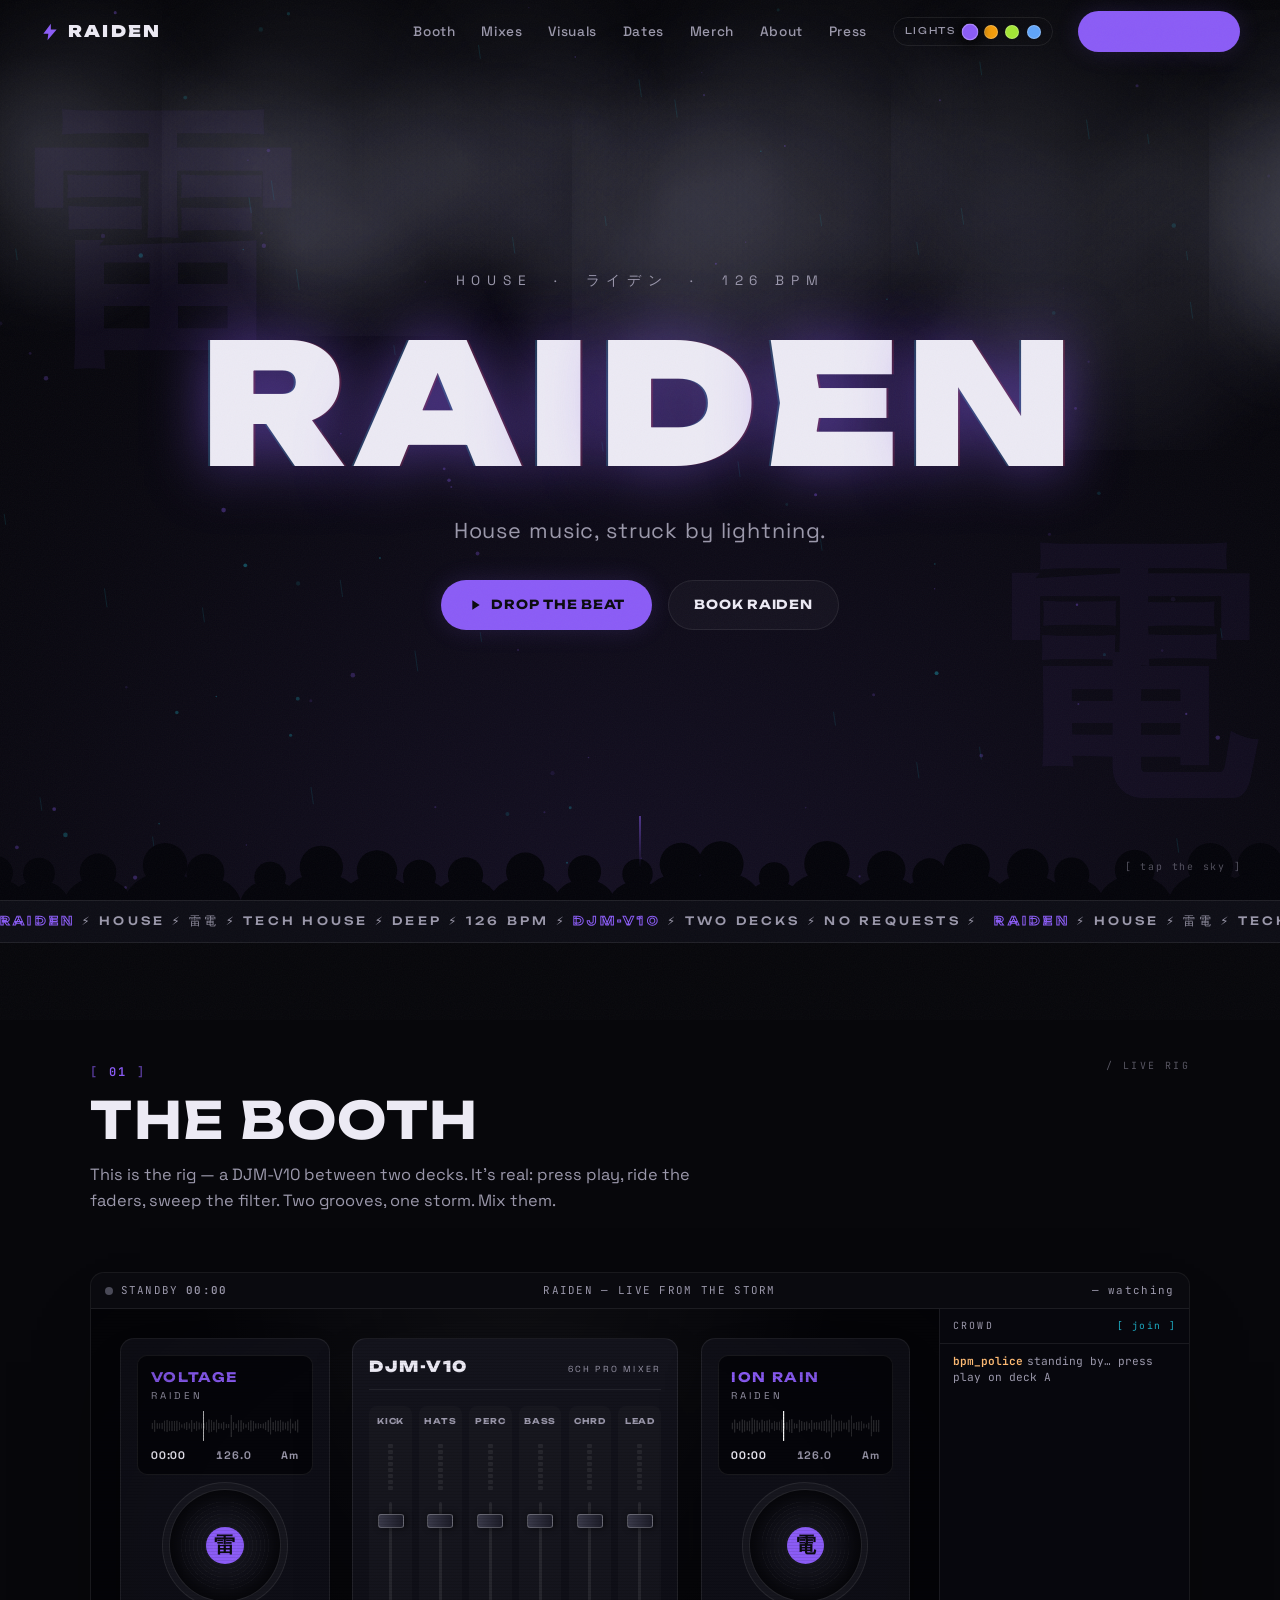
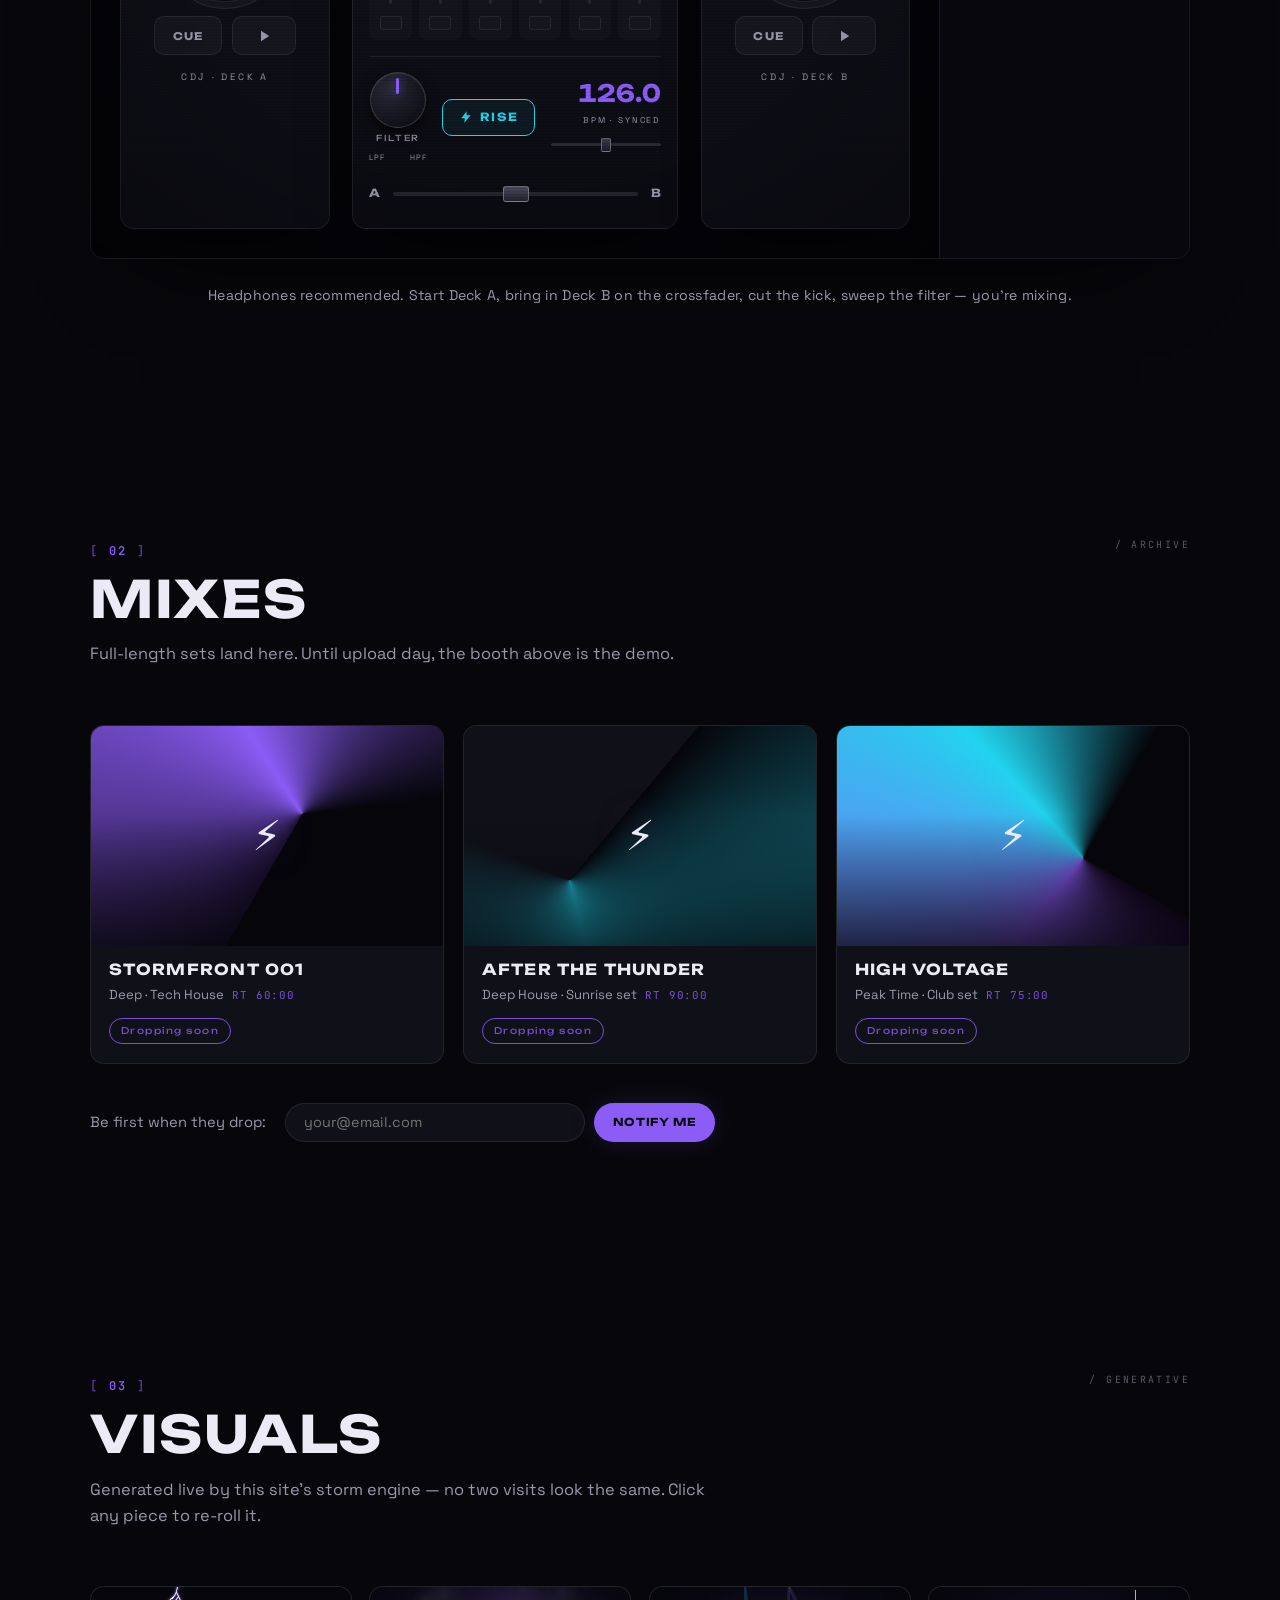
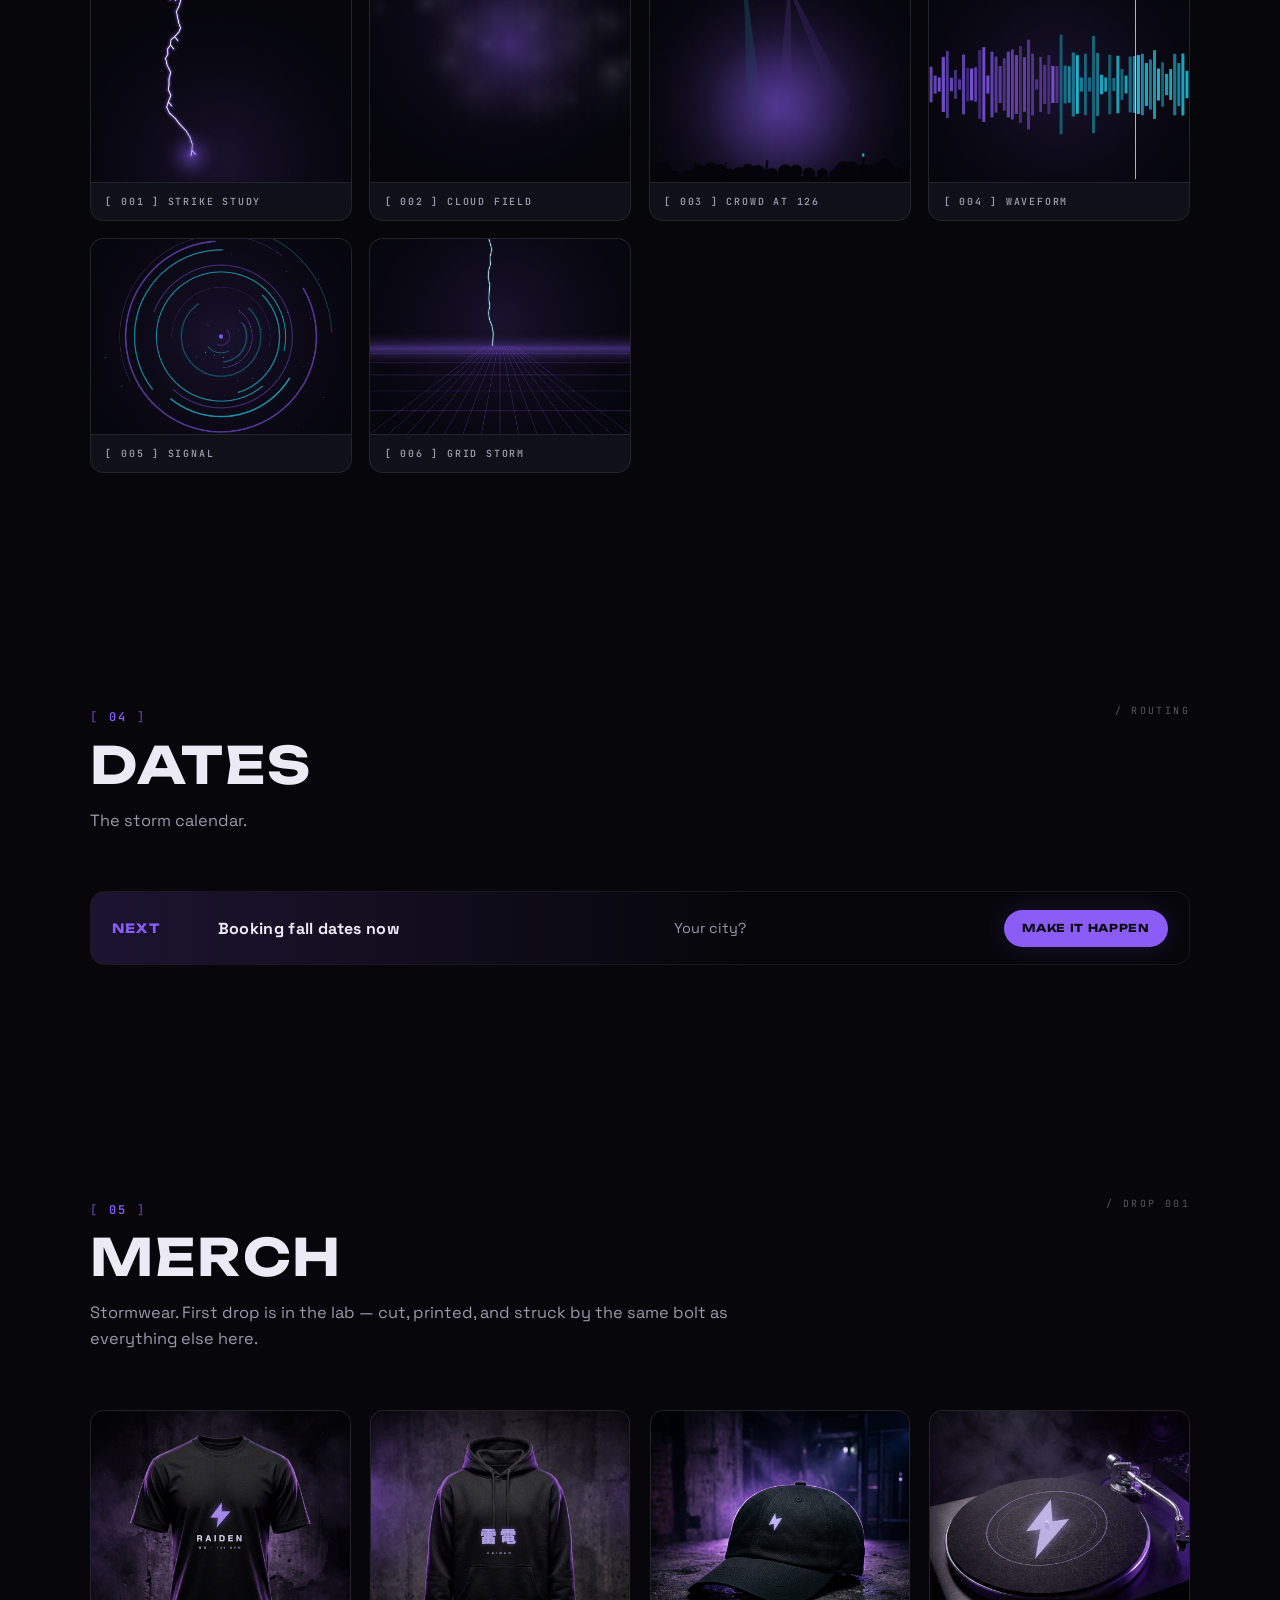
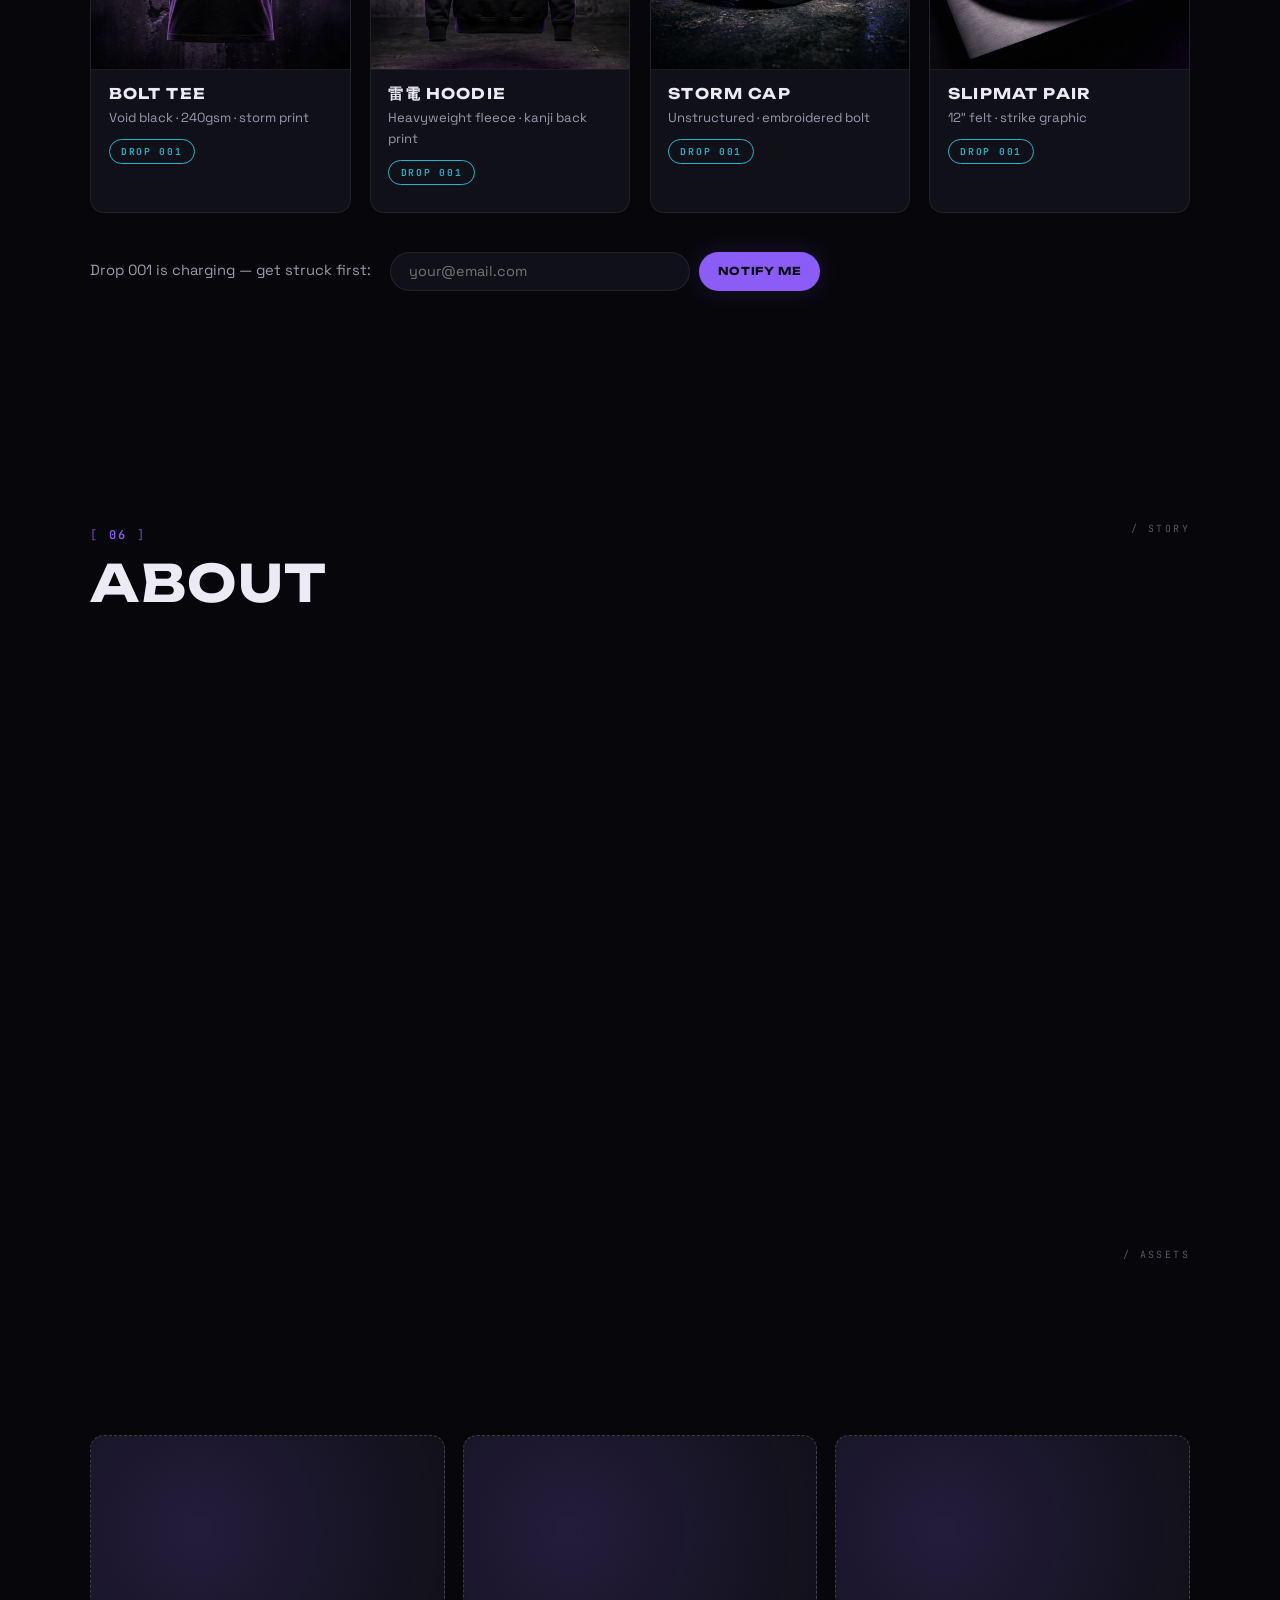
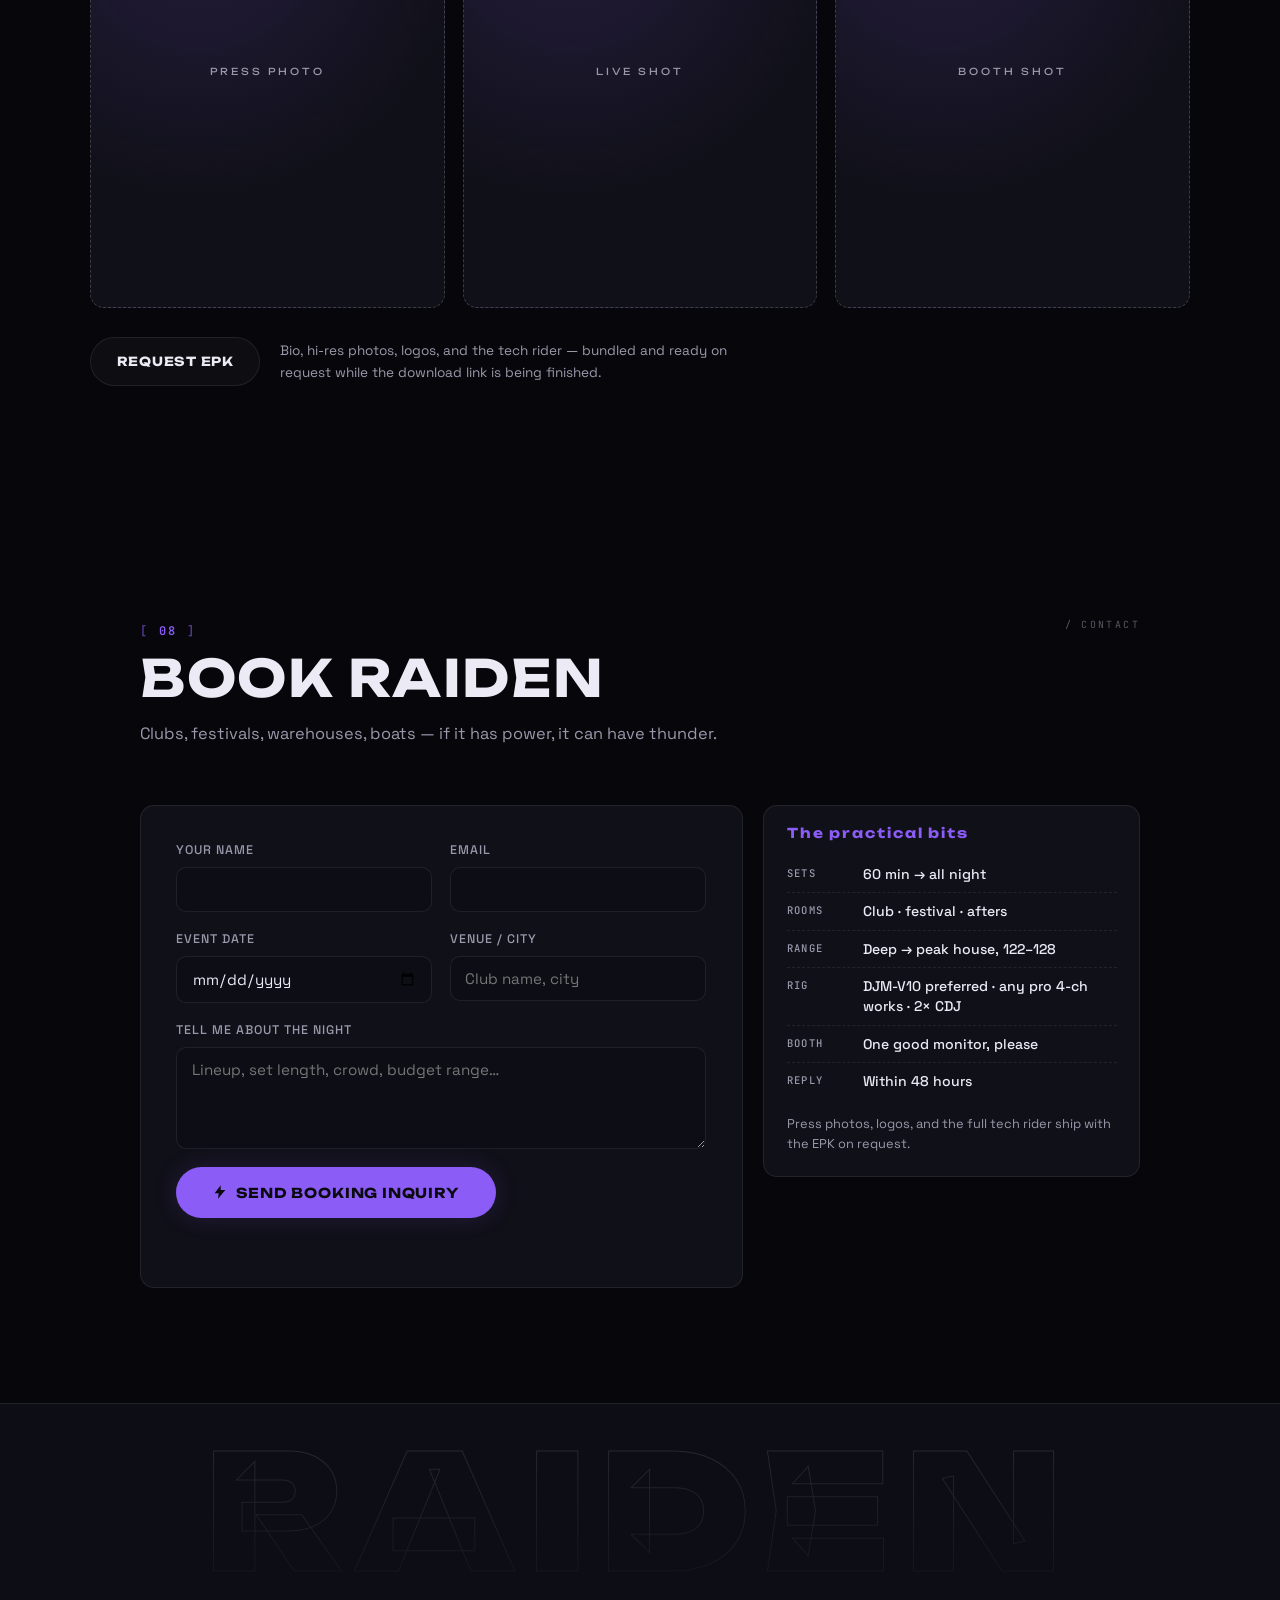
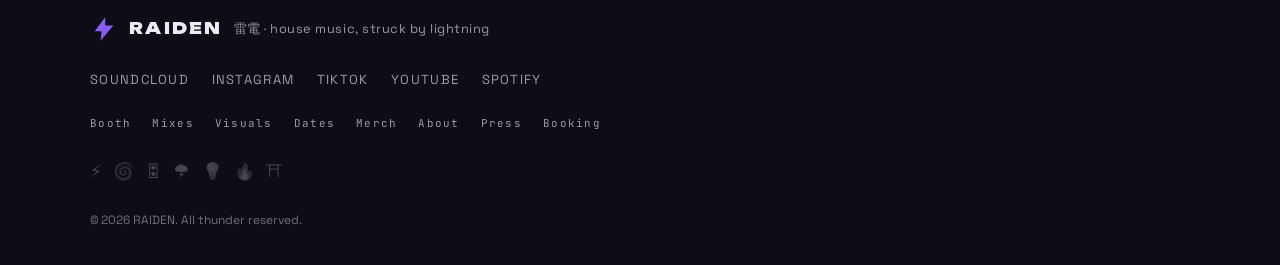
<file: index.html>
<!DOCTYPE html>
<html lang="en" data-light="storm">
<head>
  <meta charset="UTF-8" />
  <meta name="viewport" content="width=device-width, initial-scale=1.0" />
  <title>RAIDEN — House DJ | Official Site</title>
  <meta name="description" content="RAIDEN — house music, struck by lightning. Mixes, dates, and bookings. Pioneer DJM-V10 + CDJs. Step into the booth." />
  <meta property="og:title" content="RAIDEN — House DJ" />
  <meta property="og:description" content="House music, struck by lightning. Step into the booth." />
  <meta property="og:type" content="website" />
  <meta property="og:url" content="https://raiden.biz/" />
  <meta property="og:image" content="https://raiden.biz/assets/og.png" />
  <meta name="twitter:card" content="summary_large_image" />
  <meta name="twitter:image" content="https://raiden.biz/assets/og.png" />
  <link rel="canonical" href="https://raiden.biz/" />
  <meta name="theme-color" content="#07070b" />
  <link rel="icon" type="image/svg+xml" href="assets/favicon.svg" />
  <link rel="apple-touch-icon" href="assets/apple-touch-icon.png" />
  <link rel="preconnect" href="https://fonts.googleapis.com" />
  <link rel="preconnect" href="https://fonts.gstatic.com" crossorigin />
  <link href="https://fonts.googleapis.com/css2?family=Unbounded:wght@500;700;900&family=Space+Grotesk:wght@400;500;700&family=JetBrains+Mono:wght@400;600&display=swap" rel="stylesheet" />
  <link rel="stylesheet" href="css/style.css" />
  <script type="application/ld+json">
  {
    "@context": "https://schema.org",
    "@type": "MusicGroup",
    "name": "Raiden",
    "genre": "House",
    "url": "https://raiden.biz/",
    "description": "House DJ. Pioneer DJM-V10, two CDJs, and a storm of a sound."
  }
  </script>
</head>
<body>

  <!-- Preloader (one flash per session) -->
  <div class="preloader" id="preloader" aria-hidden="true">
    <svg viewBox="0 0 24 24" width="54" height="54"><path d="M13 2 L4 14 h6 L9 22 L20 9 h-7 z" fill="currentColor"/></svg>
  </div>
  <script>try{if(sessionStorage.getItem("raiden-seen"))document.getElementById("preloader").style.display="none"}catch(e){}</script>

  <!-- Scroll progress -->
  <div class="scroll-progress" id="scrollProgress" aria-hidden="true"></div>
  <!-- Cursor spotlight (desktop only) -->
  <div class="spotlight" id="spotlight" aria-hidden="true"></div>
  <!-- Beat-synced ambient glow -->
  <div class="beat-veil" id="beatVeil" aria-hidden="true"></div>
  <!-- Film grain (boiler-room lo-fi) -->
  <div class="grain" aria-hidden="true"></div>

  <!-- ============ NAV ============ -->
  <nav class="nav" id="nav">
    <a class="nav-logo" href="#top" aria-label="Raiden — home">
      <svg viewBox="0 0 24 24" width="20" height="20" aria-hidden="true"><path d="M13 2 L4 14 h6 L9 22 L20 9 h-7 z" fill="currentColor"/></svg>
      <span>RAIDEN</span>
      <span class="nav-vu" id="navVu" aria-hidden="true"><i></i><i></i><i></i></span>
    </a>
    <button class="nav-burger" id="navBurger" aria-label="Menu" aria-expanded="false">
      <span></span><span></span><span></span>
    </button>
    <div class="nav-links" id="navLinks">
      <a href="#booth">Booth</a>
      <a href="#mixes">Mixes</a>
      <a href="#visuals">Visuals</a>
      <a href="#dates">Dates</a>
      <a href="#merch">Merch</a>
      <a href="#about">About</a>
      <a href="#press">Press</a>
      <div class="light-desk" role="group" aria-label="Lighting presets">
        <span class="light-desk-label">LIGHTS</span>
        <button class="light-dot" data-light="storm" title="Violet Storm" aria-label="Violet Storm lighting"></button>
        <button class="light-dot" data-light="ember" title="Ember" aria-label="Ember lighting"></button>
        <button class="light-dot" data-light="acid" title="Acid" aria-label="Acid lighting"></button>
        <button class="light-dot" data-light="ice" title="Ice" aria-label="Ice lighting"></button>
        <button class="light-dot" data-light="overdrive" title="OVERDRIVE — 雷神" aria-label="Overdrive lighting (secret)"></button>
      </div>
      <a href="#book" class="btn btn-accent btn-small nav-book">Book Raiden</a>
    </div>
  </nav>

  <!-- ============ HERO ============ -->
  <header class="hero" id="top">
    <canvas id="heroCanvas" aria-hidden="true"></canvas>
    <span class="hero-kanji hero-kanji-l" aria-hidden="true">雷</span>
    <span class="hero-kanji hero-kanji-r" aria-hidden="true">電</span>
    <div class="hero-inner">
      <p class="hero-kicker">HOUSE&nbsp;&nbsp;·&nbsp;&nbsp;ライデン&nbsp;&nbsp;·&nbsp;&nbsp;126 BPM</p>
      <h1 class="hero-title" aria-label="Raiden">
        <span data-char>R</span><span data-char>A</span><span data-char>I</span><span data-char>D</span><span data-char>E</span><span data-char>N</span>
      </h1>
      <p class="hero-tagline">House music, struck by lightning.</p>
      <div class="hero-ctas">
        <button class="btn btn-accent" id="dropBeatBtn">
          <svg viewBox="0 0 24 24" width="16" height="16" aria-hidden="true"><path d="M8 5v14l11-7z" fill="currentColor"/></svg>
          Drop the beat
        </button>
        <a class="btn btn-ghost" href="#book">Book Raiden</a>
      </div>
    </div>
    <a class="hero-scroll" href="#booth" aria-label="Scroll to the booth">
      <span class="hero-scroll-line"></span>
    </a>
    <span class="hero-hint" aria-hidden="true">[ tap the sky ]</span>
    <a class="hero-nowplaying" id="heroNowPlaying" href="#booth"><i></i><span id="heroNowPlayingText">LIVE</span></a>
  </header>

  <!-- ============ TICKER ============ -->
  <div class="ticker" aria-hidden="true">
    <div class="ticker-track">
      <span><b>RAIDEN</b> ⚡ HOUSE ⚡ 雷電 ⚡ TECH HOUSE ⚡ DEEP ⚡ 126 BPM ⚡ <b>DJM-V10</b> ⚡ TWO DECKS ⚡ NO REQUESTS ⚡ </span>
      <span><b>RAIDEN</b> ⚡ HOUSE ⚡ 雷電 ⚡ TECH HOUSE ⚡ DEEP ⚡ 126 BPM ⚡ <b>DJM-V10</b> ⚡ TWO DECKS ⚡ NO REQUESTS ⚡ </span>
    </div>
  </div>

  <!-- ============ THE BOOTH ============ -->
  <section class="section" id="booth">
    <span class="section-tag" aria-hidden="true">/ LIVE RIG</span>
    <div class="section-head reveal">
      <span class="section-num">01</span>
      <h2>The Booth</h2>
      <p>This is the rig — a DJM-V10 between two decks. It's real: press play, ride the faders, sweep the filter. Two grooves, one storm. Mix them.</p>
    </div>

    <div class="stream reveal" id="stream">
      <div class="stream-bar">
        <span class="stream-rec" id="streamRec"><i></i><span id="streamRecLabel">STANDBY</span> <b id="streamClock">00:00</b></span>
        <span class="stream-title">RAIDEN — LIVE FROM THE STORM</span>
        <span class="stream-viewers" id="streamViewers">— watching</span>
      </div>
      <div class="stream-stage" id="streamStage">
        <canvas class="beams-canvas" id="beamsCanvas" aria-hidden="true"></canvas>

    <div class="booth" id="boothRig">
      <!-- ======= DECK A ======= -->
      <div class="cdj" data-deck="a">
        <div class="cdj-screen">
          <div class="cdj-track-title">VOLTAGE</div>
          <div class="cdj-track-artist">RAIDEN</div>
          <canvas class="cdj-wave" data-deck="a" width="240" height="30" aria-hidden="true"></canvas>
          <div class="cdj-meta">
            <span class="cdj-time" data-deck="a">00:00</span>
            <span class="cdj-bpm">126.0</span>
            <span class="cdj-key">Am</span>
          </div>
        </div>
        <div class="platter" data-deck="a">
          <div class="platter-ring"></div>
          <div class="platter-disc">
            <div class="platter-grooves"></div>
            <div class="platter-label"><span>雷</span></div>
          </div>
        </div>
        <div class="cdj-controls">
          <button class="cdj-btn cue" data-action="cue" data-deck="a">CUE</button>
          <button class="cdj-btn play" data-action="play" data-deck="a" aria-label="Play deck A">
            <svg class="ic-play" viewBox="0 0 24 24" width="18" height="18" aria-hidden="true"><path d="M8 5v14l11-7z" fill="currentColor"/></svg>
            <svg class="ic-pause" viewBox="0 0 24 24" width="18" height="18" aria-hidden="true"><path d="M6 5h4v14H6zM14 5h4v14h-4z" fill="currentColor"/></svg>
          </button>
        </div>
        <div class="cdj-model">CDJ · DECK A</div>
      </div>

      <!-- ======= MIXER ======= -->
      <div class="mixer">
        <div class="mixer-brand"><span>DJM-V10</span><span class="mixer-brand-sub">6CH PRO MIXER</span></div>
        <div class="mixer-strips" id="mixerStrips">
          <!-- strips injected by booth.js: KICK / HATS / PERC / BASS / CHORDS / LEAD -->
        </div>
        <div class="mixer-master">
          <div class="knob-wrap">
            <div class="knob" id="filterKnob" tabindex="0" role="slider" aria-label="Master filter" aria-valuemin="-100" aria-valuemax="100" aria-valuenow="0">
              <div class="knob-indicator"></div>
            </div>
            <span class="knob-label">FILTER</span>
            <span class="knob-sub"><i>LPF</i><i>HPF</i></span>
          </div>
          <button class="rise-btn" id="riseBtn" title="Two-bar build-up, then the drop">
            <svg viewBox="0 0 24 24" width="14" height="14" aria-hidden="true"><path d="M13 2 L4 14 h6 L9 22 L20 9 h-7 z" fill="currentColor"/></svg>
            RISE
          </button>
          <div class="master-readout">
            <span class="master-bpm" id="masterBpm">126.0</span>
            <span class="master-bpm-label">BPM · SYNCED</span>
            <input type="range" class="tempo" id="tempoSlider" min="118" max="134" step="0.5" value="126" aria-label="Master tempo" />
          </div>
        </div>
        <div class="mixer-xfade">
          <span>A</span>
          <input type="range" class="crossfader" id="crossfader" min="0" max="100" value="50" aria-label="Crossfader between deck A and deck B" />
          <span>B</span>
        </div>
      </div>

      <!-- ======= DECK B ======= -->
      <div class="cdj" data-deck="b">
        <div class="cdj-screen">
          <div class="cdj-track-title">ION RAIN</div>
          <div class="cdj-track-artist">RAIDEN</div>
          <canvas class="cdj-wave" data-deck="b" width="240" height="30" aria-hidden="true"></canvas>
          <div class="cdj-meta">
            <span class="cdj-time" data-deck="b">00:00</span>
            <span class="cdj-bpm">126.0</span>
            <span class="cdj-key">Am</span>
          </div>
        </div>
        <div class="platter" data-deck="b">
          <div class="platter-ring"></div>
          <div class="platter-disc">
            <div class="platter-grooves"></div>
            <div class="platter-label"><span>電</span></div>
          </div>
        </div>
        <div class="cdj-controls">
          <button class="cdj-btn cue" data-action="cue" data-deck="b">CUE</button>
          <button class="cdj-btn play" data-action="play" data-deck="b" aria-label="Play deck B">
            <svg class="ic-play" viewBox="0 0 24 24" width="18" height="18" aria-hidden="true"><path d="M8 5v14l11-7z" fill="currentColor"/></svg>
            <svg class="ic-pause" viewBox="0 0 24 24" width="18" height="18" aria-hidden="true"><path d="M6 5h4v14H6zM14 5h4v14h-4z" fill="currentColor"/></svg>
          </button>
        </div>
        <div class="cdj-model">CDJ · DECK B</div>
      </div>
    </div>

        <canvas class="crowd-canvas" id="crowdCanvas" aria-hidden="true"></canvas>
        <div class="stream-scan" aria-hidden="true"></div>
      </div>
      <aside class="chat" aria-label="Crowd chat (simulated)">
        <div class="chat-head"><span>CROWD</span><button class="chat-join" id="chatJoin" type="button">[ join ]</button></div>
        <div class="chat-log" id="chatLog"></div>
      </aside>
    </div>

    <p class="booth-hint reveal">Headphones recommended. Start Deck A, bring in Deck B on the crossfader, cut the kick, sweep the filter — you're mixing.</p>
  </section>

  <!-- ============ MIXES ============ -->
  <section class="section" id="mixes">
    <span class="section-tag" aria-hidden="true">/ ARCHIVE</span>
    <div class="section-head reveal">
      <span class="section-num">02</span>
      <h2>Mixes</h2>
      <p>Full-length sets land here. Until upload day, the booth above is the demo.</p>
    </div>
    <div class="mix-grid">
      <!-- EDITME: replace each card's link with the real SoundCloud/Mixcloud URL,
           or swap the whole card for an embed:
           <iframe src="https://w.soundcloud.com/player/?url=TRACK_URL&color=%238b5cf6" ...></iframe> -->
      <article class="mix-card reveal">
        <div class="mix-art mix-art-1"><span class="mix-art-bolt">⚡</span></div>
        <div class="mix-card-body">
          <h3>STORMFRONT 001</h3>
          <p class="mix-meta">Deep · Tech House <span class="mix-rt">RT 60:00</span></p>
          <span class="mix-status">Dropping soon</span>
        </div>
      </article>
      <article class="mix-card reveal">
        <div class="mix-art mix-art-2"><span class="mix-art-bolt">⚡</span></div>
        <div class="mix-card-body">
          <h3>AFTER THE THUNDER</h3>
          <p class="mix-meta">Deep House · Sunrise set <span class="mix-rt">RT 90:00</span></p>
          <span class="mix-status">Dropping soon</span>
        </div>
      </article>
      <article class="mix-card reveal">
        <div class="mix-art mix-art-3"><span class="mix-art-bolt">⚡</span></div>
        <div class="mix-card-body">
          <h3>HIGH VOLTAGE</h3>
          <p class="mix-meta">Peak Time · Club set <span class="mix-rt">RT 75:00</span></p>
          <span class="mix-status">Dropping soon</span>
        </div>
      </article>
    </div>
    <div class="mix-follow reveal">
      <p>Be first when they drop:</p>
      <form class="newsletter" id="newsletterForm">
        <input type="email" placeholder="your@email.com" aria-label="Email address" required />
        <button type="submit" class="btn btn-accent btn-small">Notify me</button>
      </form>
    </div>
  </section>

  <!-- ============ VISUALS ============ -->
  <section class="section" id="visuals">
    <span class="section-tag" aria-hidden="true">/ GENERATIVE</span>
    <div class="section-head reveal">
      <span class="section-num">03</span>
      <h2>Visuals</h2>
      <p>Generated live by this site's storm engine — no two visits look the same. Click any piece to re-roll it.</p>
    </div>
    <div class="art-grid" id="artGrid">
      <figure class="art-tile reveal" data-art="strike"><canvas width="480" height="360"></canvas><figcaption>[ 001 ] STRIKE STUDY</figcaption></figure>
      <figure class="art-tile reveal" data-art="clouds"><canvas width="480" height="360"></canvas><figcaption>[ 002 ] CLOUD FIELD</figcaption></figure>
      <figure class="art-tile reveal" data-art="crowd"><canvas width="480" height="360"></canvas><figcaption>[ 003 ] CROWD AT 126</figcaption></figure>
      <figure class="art-tile reveal" data-art="wave"><canvas width="480" height="360"></canvas><figcaption>[ 004 ] WAVEFORM</figcaption></figure>
      <figure class="art-tile reveal" data-art="signal"><canvas width="480" height="360"></canvas><figcaption>[ 005 ] SIGNAL</figcaption></figure>
      <figure class="art-tile reveal" data-art="grid"><canvas width="480" height="360"></canvas><figcaption>[ 006 ] GRID STORM</figcaption></figure>
    </div>
  </section>

  <!-- ============ DATES ============ -->
  <section class="section" id="dates">
    <span class="section-tag" aria-hidden="true">/ ROUTING</span>
    <div class="section-head reveal">
      <span class="section-num">04</span>
      <h2>Dates</h2>
      <p>The storm calendar.</p>
    </div>
    <div class="dates-board reveal">
      <!-- EDITME: real gigs go here as rows, e.g.
      <div class="date-row">
        <span class="date-when">SEP 12</span>
        <span class="date-venue">Venue Name</span>
        <span class="date-city">Orlando, FL</span>
        <a class="btn btn-ghost btn-small" href="TICKET_URL">Tickets</a>
      </div> -->
      <div class="date-row date-row-open">
        <span class="date-when">NEXT</span>
        <span class="date-venue">Booking fall dates now</span>
        <span class="date-city">Your city?</span>
        <a class="btn btn-accent btn-small" href="#book">Make it happen</a>
      </div>
    </div>
  </section>

  <!-- ============ MERCH ============ -->
  <section class="section" id="merch">
    <span class="section-tag" aria-hidden="true">/ DROP 001</span>
    <div class="section-head reveal">
      <span class="section-num">05</span>
      <h2>Merch</h2>
      <p>Stormwear. First drop is in the lab — cut, printed, and struck by the same bolt as everything else here.</p>
    </div>
    <div class="merch-grid">
      <!-- EDITME: when Drop 001 is real, add prices + link each card to the store (Fourthwall/Shopify/etc.) -->
      <article class="merch-card reveal">
        <div class="merch-art">
          <img src="assets/merch/tee.jpg" alt="Bolt Tee — black heavyweight tee with violet bolt and RAIDEN chest print" loading="lazy" />
        </div>
        <div class="merch-body">
          <h3>BOLT TEE</h3>
          <p>Void black · 240gsm · storm print</p>
          <span class="merch-drop">DROP 001</span>
        </div>
      </article>
      <article class="merch-card reveal">
        <div class="merch-art">
          <img src="assets/merch/hoodie.jpg" alt="Raiden hoodie — black heavyweight hoodie with 雷電 kanji chest print" loading="lazy" />
        </div>
        <div class="merch-body">
          <h3>雷電 HOODIE</h3>
          <p>Heavyweight fleece · kanji back print</p>
          <span class="merch-drop">DROP 001</span>
        </div>
      </article>
      <article class="merch-card reveal">
        <div class="merch-art">
          <img src="assets/merch/cap.jpg" alt="Storm Cap — black unstructured cap with embroidered bolt, shot in a hazy warehouse" loading="lazy" />
        </div>
        <div class="merch-body">
          <h3>STORM CAP</h3>
          <p>Unstructured · embroidered bolt</p>
          <span class="merch-drop">DROP 001</span>
        </div>
      </article>
      <article class="merch-card reveal">
        <div class="merch-art">
          <img src="assets/merch/slipmat.jpg" alt="Slipmat pair — black felt slipmat with strike graphic on a turntable" loading="lazy" />
        </div>
        <div class="merch-body">
          <h3>SLIPMAT PAIR</h3>
          <p>12&Prime; felt · strike graphic</p>
          <span class="merch-drop">DROP 001</span>
        </div>
      </article>
    </div>
    <div class="mix-follow reveal">
      <p>Drop 001 is charging — get struck first:</p>
      <form class="newsletter">
        <input type="email" placeholder="your@email.com" aria-label="Email address" required />
        <button type="submit" class="btn btn-accent btn-small">Notify me</button>
      </form>
    </div>
  </section>

  <!-- ============ ABOUT ============ -->
  <section class="section" id="about">
    <span class="section-tag" aria-hidden="true">/ STORY</span>
    <div class="section-head reveal">
      <span class="section-num">06</span>
      <h2>About</h2>
    </div>
    <div class="about-grid">
      <div class="about-copy reveal">
        <!-- EDITME: tune the bio — keep it honest, no invented accolades -->
        <p class="about-lead">Raiden — 雷電, "thunder and lightning." The name is the sound: rolling low-end you feel in your chest, hats that crackle like static, and drops that land like a strike.</p>
        <p>Raiden plays house — deep and hypnotic early, tech and peak-time late. Long blends, patient builds, no gimmicks. The kind of set where you look up and two hours are gone.</p>
        <p>Behind the decks it's a Pioneer DJM-V10 and two CDJs — six channels of room to layer, cut, and sculpt in real time. That's why the booth on this site is playable: it's the actual instrument, scaled down to your browser.</p>
        <p class="about-cta"><a href="#book">Bring the storm to your city →</a></p>
      </div>
      <div class="about-side reveal">
        <div class="rig-card">
          <h3>The Rig</h3>
          <ul>
            <li><span>Mixer</span>Pioneer DJM-V10</li>
            <li><span>Decks</span>2 × Pioneer CDJ</li>
            <li><span>Range</span>Deep · Tech · Peak-time house</li>
            <li><span>Cruise</span>124–128 BPM</li>
          </ul>
        </div>
        <div class="stat-row">
          <div class="stat"><b>6</b><span>mixer channels</span></div>
          <div class="stat"><b>2</b><span>decks spinning</span></div>
          <div class="stat"><b>1</b><span>storm</span></div>
        </div>
      </div>
    </div>
  </section>

  <!-- ============ PRESS / EPK ============ -->
  <section class="section" id="press">
    <span class="section-tag" aria-hidden="true">/ ASSETS</span>
    <div class="section-head reveal">
      <span class="section-num">07</span>
      <h2>Press Kit</h2>
      <p>Everything a promoter needs, one click away.</p>
    </div>
    <div class="press-grid">
      <!-- EDITME: swap these tiles for real press photos (hi-res, 3:4 or square) -->
      <div class="press-tile reveal"><span>PRESS PHOTO</span></div>
      <div class="press-tile reveal"><span>LIVE SHOT</span></div>
      <div class="press-tile reveal"><span>BOOTH SHOT</span></div>
    </div>
    <div class="press-actions reveal">
      <a class="btn btn-ghost" id="epkBtn" href="#book">Request EPK</a>
      <p class="press-note">Bio, hi-res photos, logos, and the tech rider — bundled and ready on request while the download link is being finished.</p>
    </div>
  </section>

  <!-- ============ BOOKING ============ -->
  <section class="section section-book" id="book">
    <span class="section-tag" aria-hidden="true">/ CONTACT</span>
    <div class="section-head reveal">
      <span class="section-num">08</span>
      <h2>Book Raiden</h2>
      <p>Clubs, festivals, warehouses, boats — if it has power, it can have thunder.</p>
    </div>
    <div class="book-grid">
    <form class="book-form reveal" id="bookForm">
      <div class="form-row">
        <label>Your name<input type="text" name="name" required autocomplete="name" /></label>
        <label>Email<input type="email" name="email" required autocomplete="email" /></label>
      </div>
      <div class="form-row">
        <label>Event date<input type="date" name="date" /></label>
        <label>Venue / City<input type="text" name="venue" placeholder="Club name, city" /></label>
      </div>
      <label>Tell me about the night<textarea name="message" rows="4" placeholder="Lineup, set length, crowd, budget range…"></textarea></label>
      <button type="submit" class="btn btn-accent btn-big">
        <svg viewBox="0 0 24 24" width="16" height="16" aria-hidden="true"><path d="M13 2 L4 14 h6 L9 22 L20 9 h-7 z" fill="currentColor"/></svg>
        Send booking inquiry
      </button>
      <p class="form-note" id="formNote"></p>
    </form>
    <aside class="book-info reveal">
      <h3>The practical bits</h3>
      <!-- EDITME: tune these to taste — they're the standard promoter answers -->
      <ul>
        <li><span>Sets</span>60 min → all night</li>
        <li><span>Rooms</span>Club · festival · afters</li>
        <li><span>Range</span>Deep → peak house, 122–128</li>
        <li><span>Rig</span>DJM-V10 preferred · any pro 4-ch works · 2× CDJ</li>
        <li><span>Booth</span>One good monitor, please</li>
        <li><span>Reply</span>Within 48 hours</li>
      </ul>
      <p class="book-info-note">Press photos, logos, and the full tech rider ship with the EPK on request.</p>
    </aside>
    </div>
  </section>

  <!-- ============ FOOTER ============ -->
  <footer class="footer">
    <div class="footer-wordmark" aria-hidden="true">RAIDEN</div>
    <div class="footer-inner">
      <div class="footer-brand">
        <svg viewBox="0 0 24 24" width="28" height="28" aria-hidden="true"><path d="M13 2 L4 14 h6 L9 22 L20 9 h-7 z" fill="currentColor"/></svg>
        <span>RAIDEN</span>
        <em>雷電 · house music, struck by lightning</em>
      </div>
      <div class="footer-socials">
        <!-- EDITME: drop real profile URLs into href -->
        <a href="#" data-social="soundcloud" aria-label="SoundCloud">SoundCloud</a>
        <a href="#" data-social="instagram" aria-label="Instagram">Instagram</a>
        <a href="#" data-social="tiktok" aria-label="TikTok">TikTok</a>
        <a href="#" data-social="youtube" aria-label="YouTube">YouTube</a>
        <a href="#" data-social="spotify" aria-label="Spotify">Spotify</a>
      </div>
      <nav class="footer-links" aria-label="Site sections">
        <a href="#booth">Booth</a>
        <a href="#mixes">Mixes</a>
        <a href="#visuals">Visuals</a>
        <a href="#dates">Dates</a>
        <a href="#merch">Merch</a>
        <a href="#about">About</a>
        <a href="#press">Press</a>
        <a href="#book">Booking</a>
      </nav>
      <div class="footer-achv" id="footerAchv" aria-label="Achievements — play with the site to unlock"></div>
      <p class="footer-fine">© <span id="year"></span> RAIDEN. All thunder reserved.</p>
    </div>
  </footer>

  <div class="toast" id="toast" role="status" aria-live="polite"></div>
  <button class="back-top" id="backTop" aria-label="Back to top">
    <svg viewBox="0 0 24 24" width="16" height="16" aria-hidden="true"><path d="M13 2 L4 14 h6 L9 22 L20 9 h-7 z" fill="currentColor"/></svg>
  </button>

  <script src="js/audio.js"></script>
  <script src="js/visualizer.js"></script>
  <script src="js/booth.js"></script>
  <script src="js/scene.js"></script>
  <script src="js/chat.js"></script>
  <script src="js/artworks.js"></script>
  <script src="js/main.js"></script>
</body>
</html>
</file>
<file: css/style.css>
/* ============================================================
   RAIDEN — house music, struck by lightning
   Theming: html[data-light] swaps the lighting rig.
   ============================================================ */

:root {
  --font-display: "Unbounded", system-ui, sans-serif;
  --font-body: "Space Grotesk", system-ui, sans-serif;
  --font-mono: "JetBrains Mono", ui-monospace, "SF Mono", Menlo, monospace;

  --bg: #07070b;
  --bg-2: #0d0d15;
  --panel: #101018;
  --panel-2: #16161f;
  --line: rgba(255, 255, 255, 0.08);
  --text: #eceaf4;
  --text-dim: #9b98ab;

  --accent: #8b5cf6;
  --accent-2: #22d3ee;
  --accent-soft: rgba(139, 92, 246, 0.16);
  --glow: rgba(139, 92, 246, 0.55);

  --radius: 14px;
  --nav-h: 64px;
}

html[data-light="ember"] {
  --accent: #f59e0b;
  --accent-2: #ef4444;
  --accent-soft: rgba(245, 158, 11, 0.14);
  --glow: rgba(245, 158, 11, 0.5);
}

html[data-light="acid"] {
  --accent: #a3e635;
  --accent-2: #22d3ee;
  --accent-soft: rgba(163, 230, 53, 0.13);
  --glow: rgba(163, 230, 53, 0.45);
}

html[data-light="ice"] {
  --accent: #60a5fa;
  --accent-2: #e2e8f0;
  --accent-soft: rgba(96, 165, 250, 0.15);
  --glow: rgba(96, 165, 250, 0.5);
}

/* unlocked by typing the name — the thunder god's own lighting */
html[data-light="overdrive"] {
  --accent: #fbbf24;
  --accent-2: #fef3c7;
  --accent-soft: rgba(251, 191, 36, 0.16);
  --glow: rgba(251, 191, 36, 0.6);
}

* { margin: 0; padding: 0; box-sizing: border-box; }

html { scroll-behavior: smooth; }

body {
  background: var(--bg);
  color: var(--text);
  font-family: var(--font-body);
  line-height: 1.6;
  overflow-x: clip; /* clip, not hidden: hidden makes body a scroll container and breaks scrollIntoView */
  transition: background 0.6s ease;
}

::selection { background: var(--accent); color: #0a0a0f; }

h1, h2, h3 { font-family: var(--font-display); line-height: 1.1; }

a { color: inherit; text-decoration: none; }

button { font-family: inherit; cursor: pointer; }

/* ---------- scrollbar ---------- */
html { scrollbar-color: #2a2a3a #0a0a10; scrollbar-width: thin; }
::-webkit-scrollbar { width: 10px; }
::-webkit-scrollbar-track { background: #0a0a10; }
::-webkit-scrollbar-thumb {
  background: linear-gradient(180deg, var(--accent), #1c1c28);
  border-radius: 5px;
  border: 2px solid #0a0a10;
}

/* ---------- preloader ---------- */
.preloader {
  position: fixed;
  inset: 0;
  z-index: 300;
  background: var(--bg);
  display: flex;
  align-items: center;
  justify-content: center;
  color: var(--accent);
  transition: opacity 0.45s ease, visibility 0.45s ease;
}
.preloader svg { animation: preFlicker 0.9s steps(3) infinite; filter: drop-shadow(0 0 22px var(--glow)); }
@keyframes preFlicker { 0%, 100% { opacity: 1; } 45% { opacity: 0.25; } 70% { opacity: 0.8; } }
.preloader.done { opacity: 0; visibility: hidden; }
@media (prefers-reduced-motion: reduce) { .preloader { display: none; } }

/* ---------- ambient layers ---------- */
.spotlight {
  position: fixed;
  top: 0; left: 0;
  width: 640px; height: 640px;
  margin: -320px 0 0 -320px;
  border-radius: 50%;
  pointer-events: none;
  z-index: 1;
  background: radial-gradient(circle, var(--accent-soft) 0%, transparent 62%);
  mix-blend-mode: screen;
  opacity: 0;
  transition: opacity 0.5s ease;
  will-change: transform;
}
body.spotlight-on .spotlight { opacity: 0.9; }

.beat-veil {
  position: fixed;
  inset: 0;
  pointer-events: none;
  z-index: 1;
  background: radial-gradient(ellipse at 50% 110%, var(--glow) 0%, transparent 55%);
  opacity: 0;
  will-change: opacity;
}

.grain {
  position: fixed;
  inset: -120px;
  z-index: 90;
  pointer-events: none;
  opacity: 0.05;
  background-image: url("data:image/svg+xml,%3Csvg xmlns='http://www.w3.org/2000/svg' width='260' height='260'%3E%3Cfilter id='n'%3E%3CfeTurbulence type='fractalNoise' baseFrequency='0.85' numOctaves='2' stitchTiles='stitch'/%3E%3C/filter%3E%3Crect width='100%25' height='100%25' filter='url(%23n)' opacity='0.7'/%3E%3C/svg%3E");
  animation: grainShift 1.1s steps(6) infinite;
}
@keyframes grainShift {
  0% { transform: translate(0, 0); }
  20% { transform: translate(-34px, 22px); }
  40% { transform: translate(18px, -40px); }
  60% { transform: translate(-46px, -12px); }
  80% { transform: translate(30px, 34px); }
  100% { transform: translate(0, 0); }
}

/* ---------- buttons ---------- */
.btn {
  display: inline-flex;
  align-items: center;
  gap: 0.5rem;
  padding: 0.85rem 1.6rem;
  border-radius: 999px;
  border: 1px solid transparent;
  font-family: var(--font-display);
  font-size: 0.78rem;
  font-weight: 700;
  letter-spacing: 0.06em;
  text-transform: uppercase;
  transition: transform 0.15s ease, box-shadow 0.25s ease, background 0.25s ease, color 0.25s ease, border-color 0.25s ease;
}
.btn:hover { transform: translateY(-2px); }
.btn:active { transform: translateY(0); }

.btn-accent {
  background: var(--accent);
  color: #0a0a0f;
  box-shadow: 0 0 24px var(--accent-soft);
}
.btn-accent:hover { box-shadow: 0 0 42px var(--glow); }

.btn-ghost {
  border-color: var(--line);
  color: var(--text);
  background: rgba(255, 255, 255, 0.03);
}
.btn-ghost:hover { border-color: var(--accent); color: var(--accent); }

.btn-small { padding: 0.55rem 1.1rem; font-size: 0.68rem; }
.btn-big { padding: 1rem 2.2rem; font-size: 0.85rem; }

/* ---------- nav ---------- */
.nav {
  position: fixed;
  top: 0; left: 0; right: 0;
  z-index: 50;
  display: flex;
  align-items: center;
  justify-content: space-between;
  height: var(--nav-h);
  padding: 0 clamp(1rem, 4vw, 2.5rem);
  transition: background 0.3s ease, border-color 0.3s ease, backdrop-filter 0.3s ease;
  border-bottom: 1px solid transparent;
}
.nav.scrolled {
  background: rgba(7, 7, 11, 0.72);
  backdrop-filter: blur(14px);
  -webkit-backdrop-filter: blur(14px);
  border-bottom-color: var(--line);
}

.nav-logo {
  display: flex;
  align-items: center;
  gap: 0.5rem;
  font-family: var(--font-display);
  font-weight: 900;
  font-size: 1rem;
  letter-spacing: 0.14em;
  color: var(--text);
}
.nav-logo svg { color: var(--accent); transition: color 0.4s ease; }

.nav-vu {
  display: none;
  align-items: flex-end;
  gap: 2px;
  height: 13px;
  margin-left: 0.5rem;
}
.nav-vu.on { display: inline-flex; }
.nav-vu i {
  width: 3px;
  height: 3px;
  border-radius: 1px;
  background: var(--accent);
  box-shadow: 0 0 6px var(--glow);
  transition: height 0.09s linear;
}

.nav-links {
  display: flex;
  align-items: center;
  gap: clamp(0.9rem, 2vw, 1.8rem);
}
.nav-links > a {
  font-size: 0.85rem;
  font-weight: 500;
  letter-spacing: 0.05em;
  color: var(--text-dim);
  transition: color 0.2s ease;
}
.nav-links > a:hover { color: var(--accent); }
.nav-links > a.nav-book { color: #0a0a0f; }

.nav-burger {
  display: none;
  flex-direction: column;
  gap: 5px;
  background: none;
  border: none;
  padding: 8px;
}
.nav-burger span {
  width: 22px; height: 2px;
  background: var(--text);
  transition: transform 0.25s ease, opacity 0.25s ease;
}

/* lighting desk */
.light-desk {
  display: flex;
  align-items: center;
  gap: 0.45rem;
  padding: 0.35rem 0.7rem;
  border: 1px solid var(--line);
  border-radius: 999px;
}
.light-desk-label {
  font-size: 0.58rem;
  font-family: var(--font-display);
  letter-spacing: 0.18em;
  color: var(--text-dim);
}
.light-dot {
  width: 14px; height: 14px;
  border-radius: 50%;
  border: 1px solid rgba(255, 255, 255, 0.25);
  transition: transform 0.15s ease, box-shadow 0.2s ease;
}
.light-dot:hover { transform: scale(1.25); }
.light-dot[data-light="storm"] { background: #8b5cf6; }
.light-dot[data-light="ember"] { background: #f59e0b; }
.light-dot[data-light="acid"]  { background: #a3e635; }
.light-dot[data-light="ice"]   { background: #60a5fa; }
.light-dot[data-light="overdrive"] {
  background: #fbbf24;
  display: none;
}
.light-dot[data-light="overdrive"].unlocked { display: block; animation: godGlow 1.6s ease-in-out infinite; }
@keyframes godGlow { 50% { box-shadow: 0 0 12px 3px #fbbf24; } }
.light-dot.active { box-shadow: 0 0 10px 2px currentColor; transform: scale(1.2); }

/* ---------- hero ---------- */
.hero {
  position: relative;
  min-height: 100svh;
  display: flex;
  align-items: center;
  justify-content: center;
  text-align: center;
  overflow: hidden;
}
#heroCanvas {
  position: absolute;
  inset: 0;
  width: 100%;
  height: 100%;
}
.hero-inner {
  position: relative;
  z-index: 2;
  padding: 0 1.2rem;
}
.hero-kicker {
  font-size: clamp(0.68rem, 1.6vw, 0.85rem);
  letter-spacing: 0.5em;
  color: var(--text-dim);
  margin-bottom: 1.2rem;
}
.hero-title {
  --tg: 60px;
  font-size: clamp(3.2rem, 14vw, 10.5rem);
  font-weight: 900;
  letter-spacing: 0.04em;
  color: var(--text);
  text-shadow:
    2px 0 0 rgba(255, 60, 90, 0.18),
    -2px 0 0 rgba(60, 220, 255, 0.18),
    0 0 var(--tg) var(--glow);
  transition: transform 0.2s ease;
}
.hero-title.jolt {
  transform: scale(1.014);
  text-shadow:
    3px 0 0 rgba(255, 60, 90, 0.3),
    -3px 0 0 rgba(60, 220, 255, 0.3),
    0 0 90px var(--glow),
    0 0 26px var(--accent);
}
.hero-title span {
  display: inline-block;
  animation: charIn 0.7s cubic-bezier(0.2, 0.9, 0.3, 1.2) backwards;
}
.hero-title span:nth-child(1) { animation-delay: 0.05s; }
.hero-title span:nth-child(2) { animation-delay: 0.13s; }
.hero-title span:nth-child(3) { animation-delay: 0.21s; }
.hero-title span:nth-child(4) { animation-delay: 0.29s; }
.hero-title span:nth-child(5) { animation-delay: 0.37s; }
.hero-title span:nth-child(6) { animation-delay: 0.45s; }
@keyframes charIn {
  from { opacity: 0; transform: translateY(0.4em) scale(0.9); filter: blur(6px); }
  to   { opacity: 1; transform: none; filter: none; }
}
/* the E flickers like a tired neon sign, rarely */
.hero-title span:nth-child(5) {
  animation:
    charIn 0.7s cubic-bezier(0.2, 0.9, 0.3, 1.2) 0.37s backwards,
    letterFlicker 13s linear 7s infinite;
}
@keyframes letterFlicker {
  0%, 90.8%, 93.4%, 100% { opacity: 1; }
  91.4%, 94% { opacity: 0.3; }
  92.4% { opacity: 0.75; }
}

.hero-kanji {
  position: absolute;
  z-index: 1;
  font-size: clamp(9rem, 30vh, 19rem);
  font-weight: 700;
  line-height: 1;
  color: var(--accent);
  opacity: 0.055;
  pointer-events: none;
  user-select: none;
  transition: color 0.6s ease;
}
.hero-kanji-l { left: 2vw; top: 12%; }
.hero-kanji-r { right: 2vw; bottom: 10%; }
@media (max-width: 900px) {
  .hero-kanji { font-size: clamp(6rem, 16vh, 10rem); opacity: 0.04; }
  .hero-kanji-l { left: -2vw; top: 6%; }
  .hero-kanji-r { right: -2vw; bottom: 4%; }
}
.hero-tagline {
  margin: 1.1rem 0 2rem;
  font-size: clamp(1rem, 2.4vw, 1.35rem);
  color: var(--text-dim);
  letter-spacing: 0.04em;
}
.hero-ctas {
  display: flex;
  gap: 1rem;
  justify-content: center;
  flex-wrap: wrap;
}
.hero-scroll {
  position: absolute;
  bottom: 2rem; left: 50%;
  transform: translateX(-50%);
  z-index: 2;
}
.hero-scroll-line {
  display: block;
  width: 1px; height: 52px;
  background: linear-gradient(var(--accent), transparent);
  animation: scrollPulse 1.8s ease-in-out infinite;
}
@keyframes scrollPulse {
  0%, 100% { transform: scaleY(0.4); opacity: 0.4; transform-origin: top; }
  50% { transform: scaleY(1); opacity: 1; transform-origin: top; }
}
.hero-hint {
  position: absolute;
  right: clamp(1rem, 3vw, 2.4rem);
  bottom: 1.6rem;
  z-index: 2;
  font-family: var(--font-mono);
  font-size: 0.62rem;
  letter-spacing: 0.18em;
  color: var(--text-dim);
  opacity: 0.5;
  pointer-events: none;
}
@media (prefers-reduced-motion: reduce) { .hero-hint { display: none; } }

.hero-nowplaying {
  position: absolute;
  left: clamp(1rem, 3vw, 2.4rem);
  bottom: 1.5rem;
  z-index: 2;
  display: none;
  align-items: center;
  gap: 0.5rem;
  font-family: var(--font-mono);
  font-size: 0.64rem;
  font-weight: 600;
  letter-spacing: 0.14em;
  color: var(--text);
  background: rgba(7, 7, 12, 0.6);
  border: 1px solid var(--accent);
  border-radius: 999px;
  padding: 0.45rem 0.9rem;
  backdrop-filter: blur(8px);
  box-shadow: 0 0 18px var(--accent-soft);
}
.hero-nowplaying.on { display: inline-flex; }
.hero-nowplaying i {
  width: 7px; height: 7px;
  border-radius: 50%;
  background: #ff3b3b;
  box-shadow: 0 0 8px #ff3b3b;
  animation: recBlink 1.2s steps(2) infinite;
}

/* hero entrance stagger */
.hero-kicker, .hero-tagline, .hero-ctas { animation: fadeUp 0.8s ease backwards; }
.hero-kicker { animation-delay: 0.15s; }
.hero-tagline { animation-delay: 0.65s; }
.hero-ctas { animation-delay: 0.85s; }
@keyframes fadeUp {
  from { opacity: 0; transform: translateY(14px); }
  to { opacity: 1; transform: none; }
}

/* ---------- ticker ---------- */
.ticker {
  overflow: hidden;
  border-top: 1px solid var(--line);
  border-bottom: 1px solid var(--line);
  background: var(--bg-2);
  padding: 0.7rem 0;
}
.ticker-track {
  display: flex;
  white-space: nowrap;
  animation: tickerScroll 28s linear infinite;
}
.ticker-track span {
  font-family: var(--font-display);
  font-size: 0.72rem;
  font-weight: 500;
  letter-spacing: 0.28em;
  color: var(--text-dim);
  padding-right: 1rem;
}
.ticker-track b {
  font-weight: 700;
  color: transparent;
  -webkit-text-stroke: 1px var(--accent);
}
@keyframes tickerScroll {
  from { transform: translateX(0); }
  to { transform: translateX(-50%); }
}

/* ---------- sections ---------- */
.section {
  position: relative;
  z-index: 2;
  max-width: 1180px;
  margin: 0 auto;
  padding: clamp(4.5rem, 9vw, 7.5rem) clamp(1.1rem, 4vw, 2.5rem);
}
.section-head { margin-bottom: clamp(2.2rem, 5vw, 3.6rem); max-width: 640px; }
.section-num {
  font-family: var(--font-mono);
  font-size: 0.75rem;
  font-weight: 600;
  letter-spacing: 0.2em;
  color: var(--accent);
  transition: color 0.4s ease;
}
.section-num::before { content: "[ "; opacity: 0.6; }
.section-num::after { content: " ]"; opacity: 0.6; }
.section-head h2 {
  font-size: clamp(1.9rem, 5.5vw, 3.2rem);
  font-weight: 700;
  margin: 0.5rem 0 0.9rem;
  text-transform: uppercase;
  letter-spacing: 0.03em;
}
.section-head p { color: var(--text-dim); font-size: 1.02rem; }

.section-tag {
  position: absolute;
  top: clamp(4.5rem, 9vw, 7.5rem);
  right: clamp(1.1rem, 4vw, 2.5rem);
  font-family: var(--font-mono);
  font-size: 0.62rem;
  letter-spacing: 0.24em;
  color: var(--text-dim);
  opacity: 0.55;
}

/* reveal on scroll */
.reveal {
  opacity: 0;
  transform: translateY(26px);
  transition: opacity 0.7s ease, transform 0.7s cubic-bezier(0.2, 0.7, 0.3, 1);
}
.reveal.visible { opacity: 1; transform: none; }

/* ============================================================
   THE STREAM (boiler-room frame)
   ============================================================ */
.stream {
  display: grid;
  grid-template-columns: 1fr 250px;
  grid-template-rows: auto 1fr;
  border: 1px solid var(--line);
  border-radius: var(--radius);
  overflow: hidden;
  background: #05050a;
  box-shadow: 0 40px 90px -50px rgba(0, 0, 0, 1);
}

.stream-bar {
  grid-column: 1 / -1;
  display: flex;
  align-items: center;
  justify-content: space-between;
  gap: 1rem;
  padding: 0.55rem 0.9rem;
  border-bottom: 1px solid var(--line);
  background: rgba(255, 255, 255, 0.02);
  font-family: var(--font-mono);
  font-size: 0.68rem;
  letter-spacing: 0.12em;
  color: var(--text-dim);
}
.stream-rec { display: inline-flex; align-items: center; gap: 0.45rem; white-space: nowrap; }
.stream-rec i {
  width: 8px; height: 8px;
  border-radius: 50%;
  background: #4a4a58;
  flex: none;
}
.stream-rec.live i { background: #ff3b3b; box-shadow: 0 0 10px #ff3b3b; animation: recBlink 1.2s steps(2) infinite; }
@keyframes recBlink { 50% { opacity: 0.35; } }
.stream-rec.live { color: var(--text); }
.stream-rec b { font-weight: 600; font-variant-numeric: tabular-nums; }
.stream-title {
  overflow: hidden;
  text-overflow: ellipsis;
  white-space: nowrap;
  text-align: center;
  flex: 1;
}
.stream-viewers { white-space: nowrap; font-variant-numeric: tabular-nums; }

.stream-stage {
  position: relative;
  padding: clamp(1rem, 2.5vw, 1.8rem);
  overflow: hidden;
  background:
    radial-gradient(ellipse at 50% -20%, rgba(255, 255, 255, 0.05), transparent 55%),
    #050509;
}
.beams-canvas {
  position: absolute;
  inset: 0;
  width: 100%;
  height: 100%;
  z-index: 0;
  pointer-events: none;
}
.crowd-canvas {
  position: absolute;
  left: 0; right: 0; bottom: 0;
  width: 100%;
  height: 120px;
  z-index: 2;
  pointer-events: none;
}
.stream-scan {
  position: absolute;
  inset: 0;
  z-index: 3;
  pointer-events: none;
  background: repeating-linear-gradient(0deg, rgba(0, 0, 0, 0.16) 0 1px, transparent 1px 3px);
  opacity: 0.55;
}
.stream-scan::after {
  content: "";
  position: absolute;
  inset: 0;
  background: radial-gradient(ellipse at 50% 45%, transparent 55%, rgba(0, 0, 0, 0.5) 100%);
}

/* chat rail */
.chat {
  display: flex;
  flex-direction: column;
  border-left: 1px solid var(--line);
  background: #07070d;
  min-height: 0;
}
.chat-head {
  display: flex;
  align-items: baseline;
  justify-content: space-between;
  padding: 0.55rem 0.8rem;
  border-bottom: 1px solid var(--line);
  font-family: var(--font-mono);
  font-size: 0.62rem;
  letter-spacing: 0.22em;
  color: var(--text-dim);
}
.chat-head em { font-style: normal; opacity: 0.55; letter-spacing: 0.08em; }
.chat-join {
  background: none;
  border: none;
  color: var(--accent-2);
  font-family: var(--font-mono);
  font-size: 0.6rem;
  letter-spacing: 0.14em;
  opacity: 0.8;
  transition: opacity 0.2s ease;
}
.chat-join:hover { opacity: 1; text-shadow: 0 0 8px var(--accent-2); }
.chat-log {
  flex: 1;
  overflow-y: auto;
  padding: 0.6rem 0.8rem;
  display: flex;
  flex-direction: column;
  gap: 0.42rem;
  font-family: var(--font-mono);
  font-size: 0.7rem;
  line-height: 1.45;
  scrollbar-width: thin;
  scrollbar-color: rgba(255,255,255,0.12) transparent;
  min-height: 0;
}
.chat-msg { animation: chatIn 0.25s ease backwards; word-break: break-word; }
@keyframes chatIn { from { opacity: 0; transform: translateY(6px); } }
.chat-msg b { font-weight: 600; margin-right: 0.4em; }
.chat-msg span { color: var(--text-dim); }

/* ============================================================
   THE BOOTH
   ============================================================ */
.booth {
  position: relative;
  z-index: 1;
  display: grid;
  grid-template-columns: 1fr 1.15fr 1fr;
  gap: clamp(0.8rem, 2vw, 1.4rem);
  align-items: stretch;
  perspective: 1400px;
  transition: transform 0.18s ease-out;
  will-change: transform;
}

/* ----- CDJ ----- */
.cdj {
  background: linear-gradient(180deg, var(--panel) 0%, var(--bg-2) 100%);
  border: 1px solid var(--line);
  border-radius: var(--radius);
  padding: 1rem;
  display: flex;
  flex-direction: column;
  gap: 0.9rem;
  box-shadow: 0 24px 60px -30px rgba(0, 0, 0, 0.9);
}

.cdj-screen {
  background: #05050a;
  border: 1px solid var(--line);
  border-radius: 10px;
  padding: 0.7rem 0.8rem 0.6rem;
}
.cdj-track-title {
  font-family: var(--font-display);
  font-size: 0.82rem;
  font-weight: 700;
  letter-spacing: 0.12em;
  color: var(--accent);
  transition: color 0.4s ease;
}
.cdj-track-artist {
  font-size: 0.62rem;
  letter-spacing: 0.3em;
  color: var(--text-dim);
  margin-bottom: 0.45rem;
}
.cdj-wave { width: 100%; height: 30px; display: block; }
.cdj-meta {
  display: flex;
  justify-content: space-between;
  font-size: 0.68rem;
  font-weight: 700;
  letter-spacing: 0.08em;
  color: var(--text-dim);
  margin-top: 0.35rem;
  font-variant-numeric: tabular-nums;
}
.cdj-meta .cdj-time { color: var(--text); }

/* platter */
.platter {
  position: relative;
  width: min(64%, 190px);
  aspect-ratio: 1;
  margin: 0 auto;
}
.platter-ring {
  position: absolute;
  inset: -6%;
  border-radius: 50%;
  border: 1px solid var(--line);
  background: radial-gradient(circle, transparent 58%, rgba(255, 255, 255, 0.03) 60%);
}
.platter-disc {
  position: absolute;
  inset: 0;
  border-radius: 50%;
  background:
    radial-gradient(circle at 50% 50%, #1a1a24 0%, #0c0c13 70%);
  border: 1px solid rgba(255, 255, 255, 0.1);
  display: flex;
  align-items: center;
  justify-content: center;
  box-shadow: inset 0 0 30px rgba(0, 0, 0, 0.8);
}
.platter.spinning .platter-disc { animation: spin 1.82s linear infinite; }
@keyframes spin { to { transform: rotate(360deg); } }
.platter-grooves {
  position: absolute;
  inset: 8%;
  border-radius: 50%;
  background: repeating-radial-gradient(
    circle,
    transparent 0px,
    transparent 3px,
    rgba(255, 255, 255, 0.04) 4px
  );
}
.platter-label {
  width: 34%;
  aspect-ratio: 1;
  border-radius: 50%;
  background: var(--accent);
  display: flex;
  align-items: center;
  justify-content: center;
  transition: background 0.4s ease, box-shadow 0.4s ease;
  box-shadow: 0 0 0 rgba(0,0,0,0);
}
.platter.spinning .platter-label { box-shadow: 0 0 26px var(--glow); }
.platter-label span {
  font-size: 1.3rem;
  color: #0a0a0f;
  font-weight: 700;
}

/* transport */
.cdj-controls {
  display: flex;
  gap: 0.6rem;
  justify-content: center;
}
.cdj-btn {
  border: 1px solid var(--line);
  background: var(--panel-2);
  color: var(--text-dim);
  border-radius: 10px;
  padding: 0.6rem 1.1rem;
  font-family: var(--font-display);
  font-size: 0.66rem;
  font-weight: 700;
  letter-spacing: 0.12em;
  display: inline-flex;
  align-items: center;
  justify-content: center;
  transition: color 0.2s ease, border-color 0.2s ease, box-shadow 0.2s ease, background 0.2s ease;
}
.cdj-btn:hover { color: var(--text); border-color: var(--accent); }
.cdj-btn.play { min-width: 64px; }
.cdj-btn.play .ic-pause { display: none; }
.cdj-btn.play.on {
  color: var(--accent);
  border-color: var(--accent);
  box-shadow: 0 0 18px var(--accent-soft);
}
.cdj-btn.play.on .ic-play { display: none; }
.cdj-btn.play.on .ic-pause { display: block; }
.cdj-btn.cue:active { color: var(--accent-2); border-color: var(--accent-2); }
.cdj-model {
  text-align: center;
  font-size: 0.58rem;
  letter-spacing: 0.3em;
  color: var(--text-dim);
}

/* ----- MIXER ----- */
.mixer {
  background: linear-gradient(180deg, #14141d 0%, #0b0b12 100%);
  border: 1px solid var(--line);
  border-radius: var(--radius);
  padding: 1rem 1rem 1.2rem;
  display: flex;
  flex-direction: column;
  gap: 1rem;
  box-shadow: 0 24px 60px -30px rgba(0, 0, 0, 0.9);
}
.mixer-brand {
  display: flex;
  align-items: baseline;
  justify-content: space-between;
  border-bottom: 1px solid var(--line);
  padding-bottom: 0.6rem;
}
.mixer-brand span:first-child {
  font-family: var(--font-display);
  font-weight: 900;
  letter-spacing: 0.1em;
  font-size: 0.95rem;
}
.mixer-brand-sub {
  font-size: 0.55rem;
  letter-spacing: 0.25em;
  color: var(--text-dim);
}

.mixer-strips {
  display: grid;
  grid-template-columns: repeat(6, 1fr);
  gap: 0.45rem;
  flex: 1;
}
.strip {
  display: flex;
  flex-direction: column;
  align-items: center;
  gap: 0.5rem;
  background: rgba(255, 255, 255, 0.02);
  border: 1px solid transparent;
  border-radius: 8px;
  padding: 0.5rem 0.15rem 0.6rem;
}
.strip-label {
  font-family: var(--font-display);
  font-size: 0.5rem;
  font-weight: 700;
  letter-spacing: 0.1em;
  color: var(--text-dim);
}

/* LED meter */
.meter {
  display: flex;
  flex-direction: column-reverse;
  gap: 2px;
  height: 54px;
  justify-content: flex-start;
}
.meter i {
  width: 5px; height: 4px;
  border-radius: 1px;
  background: rgba(255, 255, 255, 0.07);
  transition: background 0.05s linear, box-shadow 0.05s linear;
}
.meter i.lit { background: var(--accent); box-shadow: 0 0 6px var(--glow); }
.meter i:nth-child(7).lit,
.meter i:nth-child(8).lit { background: var(--accent-2); }

/* fader: horizontal range rotated for cross-browser vertical */
.fader-slot {
  position: relative;
  height: 110px;
  width: 34px;
  display: flex;
  align-items: center;
  justify-content: center;
}
.fader-slot::before {
  content: "";
  position: absolute;
  top: 4px; bottom: 4px;
  left: 50%;
  width: 3px;
  margin-left: -1.5px;
  background: rgba(255, 255, 255, 0.08);
  border-radius: 2px;
}
.fader {
  -webkit-appearance: none;
  appearance: none;
  width: 104px;
  height: 30px;
  background: transparent;
  transform: rotate(-90deg);
  cursor: ns-resize;
}
.fader::-webkit-slider-runnable-track { height: 3px; background: transparent; }
.fader::-moz-range-track { height: 3px; background: transparent; }
.fader::-webkit-slider-thumb {
  -webkit-appearance: none;
  width: 14px; height: 26px;
  margin-top: -11.5px;
  border-radius: 3px;
  background: linear-gradient(180deg, #3a3a4a, #1c1c28);
  border: 1px solid rgba(255, 255, 255, 0.25);
  box-shadow: 0 2px 6px rgba(0, 0, 0, 0.6);
}
.fader::-moz-range-thumb {
  width: 14px; height: 26px;
  border-radius: 3px;
  background: linear-gradient(180deg, #3a3a4a, #1c1c28);
  border: 1px solid rgba(255, 255, 255, 0.25);
  box-shadow: 0 2px 6px rgba(0, 0, 0, 0.6);
}

.strip-mute {
  width: 22px; height: 14px;
  border-radius: 3px;
  border: 1px solid var(--line);
  background: var(--panel-2);
  font-size: 0;
  transition: background 0.15s ease, box-shadow 0.15s ease;
}
.strip-mute.muted { background: var(--accent-2); box-shadow: 0 0 10px var(--accent-2); }

/* master row */
.mixer-master {
  display: flex;
  align-items: center;
  justify-content: space-between;
  gap: 1rem;
  border-top: 1px solid var(--line);
  padding-top: 0.9rem;
}
.knob-wrap {
  display: flex;
  flex-direction: column;
  align-items: center;
  gap: 0.3rem;
}
.knob {
  position: relative;
  width: 56px; height: 56px;
  border-radius: 50%;
  background: radial-gradient(circle at 35% 30%, #2a2a38, #12121a 70%);
  border: 1px solid rgba(255, 255, 255, 0.15);
  box-shadow: 0 4px 14px rgba(0, 0, 0, 0.7), inset 0 1px 0 rgba(255, 255, 255, 0.08);
  cursor: ns-resize;
  touch-action: none;
}
.knob:focus-visible { outline: 2px solid var(--accent); outline-offset: 3px; }
.knob-indicator {
  position: absolute;
  top: 5px; left: 50%;
  width: 3px; height: 16px;
  margin-left: -1.5px;
  border-radius: 2px;
  background: var(--accent);
  transform-origin: 50% 23px;
  box-shadow: 0 0 8px var(--glow);
  transition: background 0.4s ease;
}
.knob-label {
  font-family: var(--font-display);
  font-size: 0.52rem;
  letter-spacing: 0.2em;
  color: var(--text-dim);
}
.knob-sub {
  display: flex;
  gap: 1.6rem;
  font-size: 0.48rem;
  letter-spacing: 0.1em;
  color: var(--text-dim);
}
.knob-sub i { font-style: normal; }

.rise-btn {
  display: inline-flex;
  align-items: center;
  gap: 0.4rem;
  border: 1px solid var(--accent-2);
  background: rgba(34, 211, 238, 0.06);
  color: var(--accent-2);
  border-radius: 10px;
  padding: 0.65rem 1rem;
  font-family: var(--font-display);
  font-size: 0.7rem;
  font-weight: 700;
  letter-spacing: 0.14em;
  transition: box-shadow 0.2s ease, transform 0.15s ease, background 0.2s ease;
}
.rise-btn:hover { box-shadow: 0 0 20px rgba(34, 211, 238, 0.35); transform: translateY(-1px); }
.rise-btn.armed { animation: riseArm 0.5s steps(2) infinite; }
.rise-btn.building {
  background: var(--accent-2);
  color: #06060c;
  animation: riseBuild 0.24s steps(2) infinite;
  box-shadow: 0 0 26px rgba(34, 211, 238, 0.6);
}
@keyframes riseArm { 50% { background: rgba(34, 211, 238, 0.2); } }
@keyframes riseBuild { 50% { opacity: 0.75; } }

.master-readout {
  text-align: right;
  font-variant-numeric: tabular-nums;
}
.tempo {
  -webkit-appearance: none;
  appearance: none;
  display: block;
  width: 110px;
  height: 18px;
  margin-top: 0.35rem;
  background: transparent;
  cursor: ew-resize;
}
.tempo::-webkit-slider-runnable-track { height: 3px; background: rgba(255, 255, 255, 0.12); border-radius: 2px; }
.tempo::-moz-range-track { height: 3px; background: rgba(255, 255, 255, 0.12); border-radius: 2px; }
.tempo::-webkit-slider-thumb {
  -webkit-appearance: none;
  width: 10px; height: 14px;
  margin-top: -5.5px;
  border-radius: 2px;
  background: linear-gradient(180deg, #3a3a4a, #1c1c28);
  border: 1px solid rgba(255, 255, 255, 0.3);
}
.tempo::-moz-range-thumb {
  width: 10px; height: 14px;
  border-radius: 2px;
  background: linear-gradient(180deg, #3a3a4a, #1c1c28);
  border: 1px solid rgba(255, 255, 255, 0.3);
}
.master-bpm {
  display: block;
  font-family: var(--font-display);
  font-size: 1.5rem;
  font-weight: 700;
  color: var(--accent);
  transition: color 0.4s ease;
  line-height: 1;
}
.master-bpm-label {
  font-size: 0.52rem;
  letter-spacing: 0.22em;
  color: var(--text-dim);
}

/* crossfader */
.mixer-xfade {
  display: flex;
  align-items: center;
  gap: 0.8rem;
}
.mixer-xfade > span {
  font-family: var(--font-display);
  font-size: 0.7rem;
  font-weight: 700;
  color: var(--text-dim);
}
.crossfader {
  -webkit-appearance: none;
  appearance: none;
  flex: 1;
  height: 30px;
  background: transparent;
}
.crossfader::-webkit-slider-runnable-track {
  height: 4px;
  background: rgba(255, 255, 255, 0.1);
  border-radius: 2px;
}
.crossfader::-moz-range-track {
  height: 4px;
  background: rgba(255, 255, 255, 0.1);
  border-radius: 2px;
}
.crossfader::-webkit-slider-thumb {
  -webkit-appearance: none;
  width: 26px; height: 16px;
  margin-top: -6px;
  border-radius: 3px;
  background: linear-gradient(180deg, #4a4a5c, #23232f);
  border: 1px solid rgba(255, 255, 255, 0.3);
}
.crossfader::-moz-range-thumb {
  width: 26px; height: 16px;
  border-radius: 3px;
  background: linear-gradient(180deg, #4a4a5c, #23232f);
  border: 1px solid rgba(255, 255, 255, 0.3);
}

.booth-hint {
  text-align: center;
  color: var(--text-dim);
  font-size: 0.88rem;
  margin-top: 1.6rem;
  letter-spacing: 0.02em;
}

/* ============================================================
   MIXES
   ============================================================ */
.mix-grid {
  display: grid;
  grid-template-columns: repeat(auto-fit, minmax(250px, 1fr));
  gap: 1.2rem;
}
.mix-card {
  background: var(--panel);
  border: 1px solid var(--line);
  border-radius: var(--radius);
  overflow: hidden;
  transition: transform 0.25s ease, border-color 0.25s ease, box-shadow 0.25s ease;
}
.mix-card:hover {
  transform: translateY(-6px);
  border-color: var(--accent);
  box-shadow: 0 20px 50px -24px var(--glow);
}
.mix-art {
  aspect-ratio: 16 / 10;
  display: flex;
  align-items: center;
  justify-content: center;
  position: relative;
  overflow: hidden;
}
.mix-art::after {
  content: "";
  position: absolute;
  inset: 0;
  background: linear-gradient(180deg, transparent 40%, rgba(5, 5, 10, 0.75));
}
/* lighthouse beam sweeps the artwork on hover */
.mix-art::before {
  content: "";
  position: absolute;
  inset: -60%;
  background: conic-gradient(from 0deg, transparent 0 8%, rgba(255, 255, 255, 0.14) 10%, transparent 13% 100%);
  animation: beamSweep 3.2s linear infinite;
  animation-play-state: paused;
  opacity: 0;
  transition: opacity 0.35s ease;
}
.mix-card:hover .mix-art::before { animation-play-state: running; opacity: 1; }
@keyframes beamSweep { to { transform: rotate(360deg); } }
.mix-art-1 { background: conic-gradient(from 210deg at 60% 40%, #1b1030, var(--accent), #05050a 65%); }
.mix-art-2 { background: conic-gradient(from 40deg at 30% 70%, #05050a, var(--accent-2), #101018 70%); }
.mix-art-3 { background: conic-gradient(from 120deg at 70% 60%, #14061f, var(--accent), var(--accent-2) 55%, #05050a 75%); }
.mix-art-bolt {
  font-size: 2.6rem;
  filter: drop-shadow(0 0 18px var(--glow));
  position: relative;
  z-index: 1;
}
.mix-card-body { padding: 1rem 1.1rem 1.2rem; }
.mix-card-body h3 {
  font-size: 0.95rem;
  letter-spacing: 0.08em;
  margin-bottom: 0.3rem;
}
.mix-meta { color: var(--text-dim); font-size: 0.82rem; margin-bottom: 0.7rem; }
.mix-rt {
  font-family: var(--font-mono);
  font-size: 0.68rem;
  letter-spacing: 0.08em;
  color: var(--accent);
  opacity: 0.85;
  margin-left: 0.5em;
}
.mix-status {
  display: inline-block;
  font-family: var(--font-display);
  font-size: 0.58rem;
  letter-spacing: 0.16em;
  color: var(--accent);
  border: 1px solid var(--accent);
  border-radius: 999px;
  padding: 0.28rem 0.7rem;
  opacity: 0.85;
}

.mix-follow {
  margin-top: 2.4rem;
  display: flex;
  align-items: center;
  gap: 1.2rem;
  flex-wrap: wrap;
}
.mix-follow p { color: var(--text-dim); font-size: 0.92rem; }
.newsletter { display: flex; gap: 0.6rem; flex: 1; min-width: 260px; max-width: 430px; }
.newsletter input {
  flex: 1;
  background: var(--panel);
  border: 1px solid var(--line);
  border-radius: 999px;
  color: var(--text);
  padding: 0.6rem 1.1rem;
  font-family: var(--font-body);
  font-size: 0.9rem;
}
.newsletter input:focus { outline: none; border-color: var(--accent); }

/* ============================================================
   VISUALS — generative gallery
   ============================================================ */
.art-grid {
  display: grid;
  grid-template-columns: repeat(auto-fit, minmax(260px, 1fr));
  gap: 1.1rem;
}
.art-tile {
  margin: 0;
  border: 1px solid var(--line);
  border-radius: var(--radius);
  overflow: hidden;
  background: var(--panel);
  cursor: pointer;
  transition: transform 0.25s ease, border-color 0.25s ease, box-shadow 0.25s ease;
}
.art-tile:hover {
  transform: translateY(-5px);
  border-color: var(--accent);
  box-shadow: 0 18px 46px -22px var(--glow);
}
.art-tile canvas {
  display: block;
  width: 100%;
  aspect-ratio: 4 / 3;
}
.art-tile figcaption {
  padding: 0.65rem 0.9rem;
  font-family: var(--font-mono);
  font-size: 0.62rem;
  font-weight: 600;
  letter-spacing: 0.18em;
  color: var(--text-dim);
  border-top: 1px solid var(--line);
  display: flex;
  justify-content: space-between;
}
.art-tile figcaption::after {
  content: "↻";
  opacity: 0;
  transition: opacity 0.2s ease;
  color: var(--accent);
}
.art-tile:hover figcaption::after { opacity: 1; }

/* ============================================================
   MERCH
   ============================================================ */
.merch-grid {
  display: grid;
  grid-template-columns: repeat(auto-fit, minmax(220px, 1fr));
  gap: 1.2rem;
}
.merch-card {
  background: var(--panel);
  border: 1px solid var(--line);
  border-radius: var(--radius);
  overflow: hidden;
  transition: transform 0.25s ease, border-color 0.25s ease, box-shadow 0.25s ease;
}
.merch-card:hover {
  transform: translateY(-6px);
  border-color: var(--accent);
  box-shadow: 0 20px 50px -24px var(--glow);
}
.merch-art {
  aspect-ratio: 1;
  position: relative;
  background: #08080f;
  border-bottom: 1px solid var(--line);
  overflow: hidden;
}
.merch-art img {
  width: 100%;
  height: 100%;
  object-fit: cover;
  display: block;
  transition: transform 0.45s cubic-bezier(0.2, 0.8, 0.3, 1);
}
.merch-card:hover .merch-art img { transform: scale(1.045); }
/* lighthouse beam sweep on hover (matches mix cards) */
.merch-art::before {
  content: "";
  position: absolute;
  inset: -60%;
  z-index: 2;
  background: conic-gradient(from 0deg, transparent 0 8%, rgba(255, 255, 255, 0.07) 10%, transparent 13% 100%);
  animation: beamSweep 3.2s linear infinite;
  animation-play-state: paused;
  opacity: 0;
  transition: opacity 0.35s ease;
  pointer-events: none;
}
.merch-card:hover .merch-art::before { animation-play-state: running; opacity: 1; }
.merch-body { padding: 1rem 1.1rem 1.2rem; }
.merch-body h3 { font-size: 0.92rem; letter-spacing: 0.08em; margin-bottom: 0.3rem; }
.merch-body p { color: var(--text-dim); font-size: 0.82rem; margin-bottom: 0.7rem; }
.merch-drop {
  display: inline-block;
  font-family: var(--font-mono);
  font-size: 0.6rem;
  font-weight: 600;
  letter-spacing: 0.18em;
  color: var(--accent-2);
  border: 1px solid var(--accent-2);
  border-radius: 999px;
  padding: 0.26rem 0.7rem;
  opacity: 0.85;
  position: relative;
  overflow: hidden;
}
.merch-drop::after {
  content: "";
  position: absolute;
  inset: 0;
  background: linear-gradient(100deg, transparent 20%, rgba(255, 255, 255, 0.18) 50%, transparent 80%);
  transform: translateX(-100%);
  animation: chargeSweep 3.2s ease-in-out infinite;
}
@keyframes chargeSweep { 60%, 100% { transform: translateX(100%); } }

/* ============================================================
   DATES
   ============================================================ */
.dates-board {
  border: 1px solid var(--line);
  border-radius: var(--radius);
  overflow: hidden;
}
.date-row {
  display: grid;
  grid-template-columns: 90px 1.4fr 1fr auto;
  align-items: center;
  gap: 1rem;
  padding: 1.1rem 1.3rem;
  border-bottom: 1px solid var(--line);
  background: var(--panel);
  transition: background 0.2s ease;
}
.date-row:last-child { border-bottom: none; }
.date-row:hover { background: var(--panel-2); }
.date-when {
  font-family: var(--font-display);
  font-weight: 700;
  font-size: 0.8rem;
  letter-spacing: 0.1em;
  color: var(--accent);
}
.date-venue { font-weight: 700; letter-spacing: 0.02em; }
.date-city { color: var(--text-dim); font-size: 0.9rem; }
.date-row-open { background: linear-gradient(90deg, var(--accent-soft), transparent 60%); }

/* ============================================================
   ABOUT
   ============================================================ */
.about-grid {
  display: grid;
  grid-template-columns: 1.5fr 1fr;
  gap: clamp(1.5rem, 4vw, 3rem);
  align-items: start;
}
.about-lead {
  font-size: clamp(1.1rem, 2.4vw, 1.4rem);
  font-weight: 500;
  line-height: 1.5;
  margin-bottom: 1.2rem;
}
.about-copy p + p { margin-top: 1rem; color: var(--text-dim); }

.rig-card {
  background: var(--panel);
  border: 1px solid var(--line);
  border-radius: var(--radius);
  padding: 1.3rem 1.4rem;
}
.rig-card h3 {
  font-size: 0.85rem;
  letter-spacing: 0.16em;
  color: var(--accent);
  margin-bottom: 0.9rem;
  transition: color 0.4s ease;
}
.rig-card ul { list-style: none; }
.rig-card li {
  display: flex;
  justify-content: space-between;
  gap: 1rem;
  padding: 0.55rem 0;
  border-bottom: 1px dashed var(--line);
  font-size: 0.92rem;
  font-weight: 500;
}
.rig-card li:last-child { border-bottom: none; }
.rig-card li span {
  color: var(--text-dim);
  font-size: 0.78rem;
  letter-spacing: 0.1em;
  text-transform: uppercase;
}

.stat-row {
  display: grid;
  grid-template-columns: repeat(3, 1fr);
  gap: 0.7rem;
  margin-top: 0.9rem;
}
.stat {
  background: var(--panel);
  border: 1px solid var(--line);
  border-radius: 10px;
  text-align: center;
  padding: 0.85rem 0.4rem;
}
.stat b {
  display: block;
  font-family: var(--font-display);
  font-size: 1.5rem;
  color: var(--accent);
  transition: color 0.4s ease;
}
.stat span { font-size: 0.68rem; color: var(--text-dim); letter-spacing: 0.06em; }

/* ============================================================
   PRESS
   ============================================================ */
.press-grid {
  display: grid;
  grid-template-columns: repeat(auto-fit, minmax(220px, 1fr));
  gap: 1.1rem;
}
.press-tile {
  aspect-ratio: 3 / 4;
  border: 1px dashed rgba(255, 255, 255, 0.18);
  border-radius: var(--radius);
  display: flex;
  align-items: center;
  justify-content: center;
  background:
    radial-gradient(circle at 30% 20%, var(--accent-soft), transparent 60%),
    var(--panel);
  transition: border-color 0.25s ease;
}
.press-tile:hover { border-color: var(--accent); }
.press-tile span {
  font-family: var(--font-display);
  font-size: 0.6rem;
  letter-spacing: 0.3em;
  color: var(--text-dim);
}
.press-actions {
  margin-top: 1.8rem;
  display: flex;
  align-items: center;
  gap: 1.2rem;
  flex-wrap: wrap;
}
.press-note { color: var(--text-dim); font-size: 0.85rem; max-width: 460px; }

/* ============================================================
   BOOKING
   ============================================================ */
.section-book {
  max-width: 1080px;
}
.book-grid {
  display: grid;
  grid-template-columns: 1.6fr 1fr;
  gap: 1.3rem;
  align-items: start;
}
.book-info {
  background: var(--panel);
  border: 1px solid var(--line);
  border-radius: var(--radius);
  padding: 1.3rem 1.4rem;
}
.book-info h3 {
  font-size: 0.85rem;
  letter-spacing: 0.14em;
  color: var(--accent);
  margin-bottom: 0.9rem;
  transition: color 0.4s ease;
}
.book-info ul { list-style: none; }
.book-info li {
  display: flex;
  gap: 0.9rem;
  padding: 0.5rem 0;
  border-bottom: 1px dashed var(--line);
  font-size: 0.88rem;
  font-weight: 500;
  line-height: 1.45;
}
.book-info li:last-child { border-bottom: none; }
.book-info li span {
  flex: none;
  width: 62px;
  color: var(--text-dim);
  font-family: var(--font-mono);
  font-size: 0.66rem;
  letter-spacing: 0.12em;
  text-transform: uppercase;
  padding-top: 0.2em;
}
.book-info-note {
  margin-top: 0.9rem;
  color: var(--text-dim);
  font-size: 0.8rem;
}
.book-form {
  background: var(--panel);
  border: 1px solid var(--line);
  border-radius: var(--radius);
  padding: clamp(1.2rem, 3.5vw, 2.2rem);
  display: flex;
  flex-direction: column;
  gap: 1.1rem;
}
.form-row {
  display: grid;
  grid-template-columns: 1fr 1fr;
  gap: 1.1rem;
}
.book-form label {
  display: flex;
  flex-direction: column;
  gap: 0.4rem;
  font-size: 0.78rem;
  letter-spacing: 0.08em;
  text-transform: uppercase;
  color: var(--text-dim);
  font-weight: 500;
}
.book-form input,
.book-form textarea {
  background: var(--bg-2);
  border: 1px solid var(--line);
  border-radius: 10px;
  color: var(--text);
  padding: 0.75rem 0.9rem;
  font-family: var(--font-body);
  font-size: 0.95rem;
  resize: vertical;
}
.book-form input:focus,
.book-form textarea:focus {
  outline: none;
  border-color: var(--accent);
  box-shadow: 0 0 0 3px var(--accent-soft);
}
.book-form .btn { align-self: flex-start; }
.form-note { font-size: 0.85rem; color: var(--accent-2); min-height: 1.2em; }

/* ============================================================
   FOOTER
   ============================================================ */
.footer {
  border-top: 1px solid var(--line);
  background: var(--bg-2);
  padding: 2.2rem 0;
  position: relative;
  z-index: 2;
  overflow: hidden;
}
.footer-wordmark {
  font-family: var(--font-display);
  font-weight: 900;
  font-size: clamp(3.4rem, 12.5vw, 10.5rem);
  line-height: 0.9;
  text-align: center;
  letter-spacing: 0.08em;
  color: transparent;
  -webkit-text-stroke: 1px rgba(255, 255, 255, 0.13);
  user-select: none;
  margin-bottom: 2rem;
  -webkit-mask-image: linear-gradient(180deg, rgba(0,0,0,0.9), rgba(0,0,0,0.25));
  mask-image: linear-gradient(180deg, rgba(0,0,0,0.9), rgba(0,0,0,0.25));
}
.footer-inner {
  max-width: 1180px;
  margin: 0 auto;
  padding: 0 clamp(1.1rem, 4vw, 2.5rem);
  display: flex;
  flex-direction: column;
  gap: 1.6rem;
}
.footer-brand {
  display: flex;
  align-items: center;
  gap: 0.7rem;
  font-family: var(--font-display);
  font-weight: 900;
  letter-spacing: 0.14em;
}
.footer-brand svg { color: var(--accent); transition: color 0.4s ease; }
.footer-brand em {
  font-family: var(--font-body);
  font-style: normal;
  font-weight: 400;
  font-size: 0.8rem;
  color: var(--text-dim);
  letter-spacing: 0.04em;
}
.footer-socials { display: flex; gap: 1.4rem; flex-wrap: wrap; }
.footer-socials a {
  font-size: 0.82rem;
  letter-spacing: 0.1em;
  text-transform: uppercase;
  color: var(--text-dim);
  transition: color 0.2s ease;
}
.footer-socials a:hover { color: var(--accent); }
.footer-fine { font-size: 0.75rem; color: var(--text-dim); opacity: 0.7; }
.footer-achv { display: flex; gap: 0.7rem; }
.footer-achv .achv {
  font-size: 1.05rem;
  filter: grayscale(1);
  opacity: 0.25;
  cursor: help;
  transition: opacity 0.3s ease, filter 0.3s ease, transform 0.2s ease;
}
.footer-achv .achv.got { filter: none; opacity: 1; }
.footer-achv .achv:hover { transform: scale(1.25); }

/* ---------- scroll progress + back to top ---------- */
.scroll-progress {
  position: fixed;
  top: 0; left: 0;
  height: 2px;
  width: 100%;
  z-index: 95;
  background: linear-gradient(90deg, var(--accent), var(--accent-2));
  transform-origin: 0 50%;
  transform: scaleX(0);
  pointer-events: none;
}
.back-top {
  position: fixed;
  right: 1.3rem;
  bottom: 1.3rem;
  z-index: 80;
  width: 44px; height: 44px;
  border-radius: 50%;
  border: 1px solid var(--line);
  background: rgba(12, 12, 20, 0.8);
  color: var(--accent);
  backdrop-filter: blur(8px);
  display: flex;
  align-items: center;
  justify-content: center;
  opacity: 0;
  pointer-events: none;
  transform: translateY(10px);
  transition: opacity 0.3s ease, transform 0.3s ease, border-color 0.2s ease;
}
.back-top.show { opacity: 1; pointer-events: auto; transform: none; }
.back-top:hover { border-color: var(--accent); box-shadow: 0 0 18px var(--accent-soft); }

/* nav active section */
.nav-links > a.active { color: var(--accent); }

/* about → booking cross-link */
.about-cta { margin-top: 1.2rem; }
.about-cta a {
  font-family: var(--font-display);
  font-size: 0.8rem;
  font-weight: 700;
  letter-spacing: 0.06em;
  color: var(--accent);
  border-bottom: 1px solid transparent;
  transition: border-color 0.2s ease;
}
.about-cta a:hover { border-bottom-color: var(--accent); }

/* footer quick links */
.footer-links { display: flex; gap: 1.3rem; flex-wrap: wrap; }
.footer-links a {
  font-family: var(--font-mono);
  font-size: 0.68rem;
  letter-spacing: 0.12em;
  color: var(--text-dim);
  transition: color 0.2s ease;
}
.footer-links a:hover { color: var(--accent); }

/* ---------- toast ---------- */
.toast {
  position: fixed;
  bottom: 1.4rem;
  left: 50%;
  transform: translate(-50%, 20px);
  background: var(--panel-2);
  border: 1px solid var(--accent);
  color: var(--text);
  border-radius: 999px;
  padding: 0.7rem 1.4rem;
  font-size: 0.85rem;
  opacity: 0;
  pointer-events: none;
  transition: opacity 0.3s ease, transform 0.3s ease;
  z-index: 100;
  max-width: min(92vw, 480px);
  text-align: center;
}
.toast.show { opacity: 1; transform: translate(-50%, 0); }

/* ============================================================
   RESPONSIVE
   ============================================================ */
@media (max-width: 980px) {
  .booth { grid-template-columns: 1fr; }
  .mixer { order: 3; }
  .about-grid { grid-template-columns: 1fr; }
  .stream { grid-template-columns: 1fr; }
  .chat { border-left: none; border-top: 1px solid var(--line); }
  .chat-log { max-height: 190px; }
  .stream-title { display: none; }
  .book-grid { grid-template-columns: 1fr; }
  .section-tag { display: none; }
}

@media (max-width: 760px) {
  .nav-burger { display: flex; }
  .nav-links {
    position: fixed;
    top: var(--nav-h);
    right: 0;
    flex-direction: column;
    align-items: flex-end;
    background: rgba(7, 7, 11, 0.96);
    backdrop-filter: blur(16px);
    border-left: 1px solid var(--line);
    border-bottom: 1px solid var(--line);
    padding: 1.4rem 1.6rem 1.8rem;
    gap: 1.1rem;
    transform: translateX(110%);
    transition: transform 0.3s cubic-bezier(0.2, 0.8, 0.3, 1);
  }
  .nav-links.open { transform: none; }
  .nav.menu-open .nav-burger span:nth-child(1) { transform: translateY(7px) rotate(45deg); }
  .nav.menu-open .nav-burger span:nth-child(2) { opacity: 0; }
  .nav.menu-open .nav-burger span:nth-child(3) { transform: translateY(-7px) rotate(-45deg); }

  .form-row { grid-template-columns: 1fr; }
  .date-row { grid-template-columns: 70px 1fr; row-gap: 0.3rem; }
  .date-row .btn { grid-column: 1 / -1; justify-self: start; }
  .mixer-strips { gap: 0.3rem; }
  .spotlight { display: none; }
}

/* ---------- ?static=1 deterministic render ---------- */
html.static-mode { scroll-behavior: auto; }
.static-mode *, .static-mode *::before, .static-mode *::after {
  animation: none !important;
  transition: none !important;
}
.static-mode .reveal { opacity: 1; transform: none; }

/* ============================================================
   REDUCED MOTION
   ============================================================ */
@media (prefers-reduced-motion: reduce) {
  html { scroll-behavior: auto; }
  .hero-title span { animation: none; }
  .ticker-track { animation: none; }
  .hero-scroll-line { animation: none; }
  .platter.spinning .platter-disc { animation-duration: 6s; }
  .reveal { opacity: 1; transform: none; transition: none; }
  .spotlight, .beat-veil { display: none; }
  .grain { animation: none; opacity: 0.035; }
  .stream-rec.live i { animation: none; }
  .chat-msg { animation: none; }
  .booth { transition: none; }
  .hero-title span:nth-child(5) { animation: none; }
  .mix-art::before { animation: none; opacity: 0; }
  .hero-title.jolt { transform: none; }
  .hero-kicker, .hero-tagline, .hero-ctas { animation: none; }
  .merch-drop::after { animation: none; }
  .hero-nowplaying i { animation: none; }
  .back-top { transition: none; }
  .merch-art::before { animation: none; opacity: 0; }
  .merch-card:hover .merch-art img { transform: none; }
}
</file>
